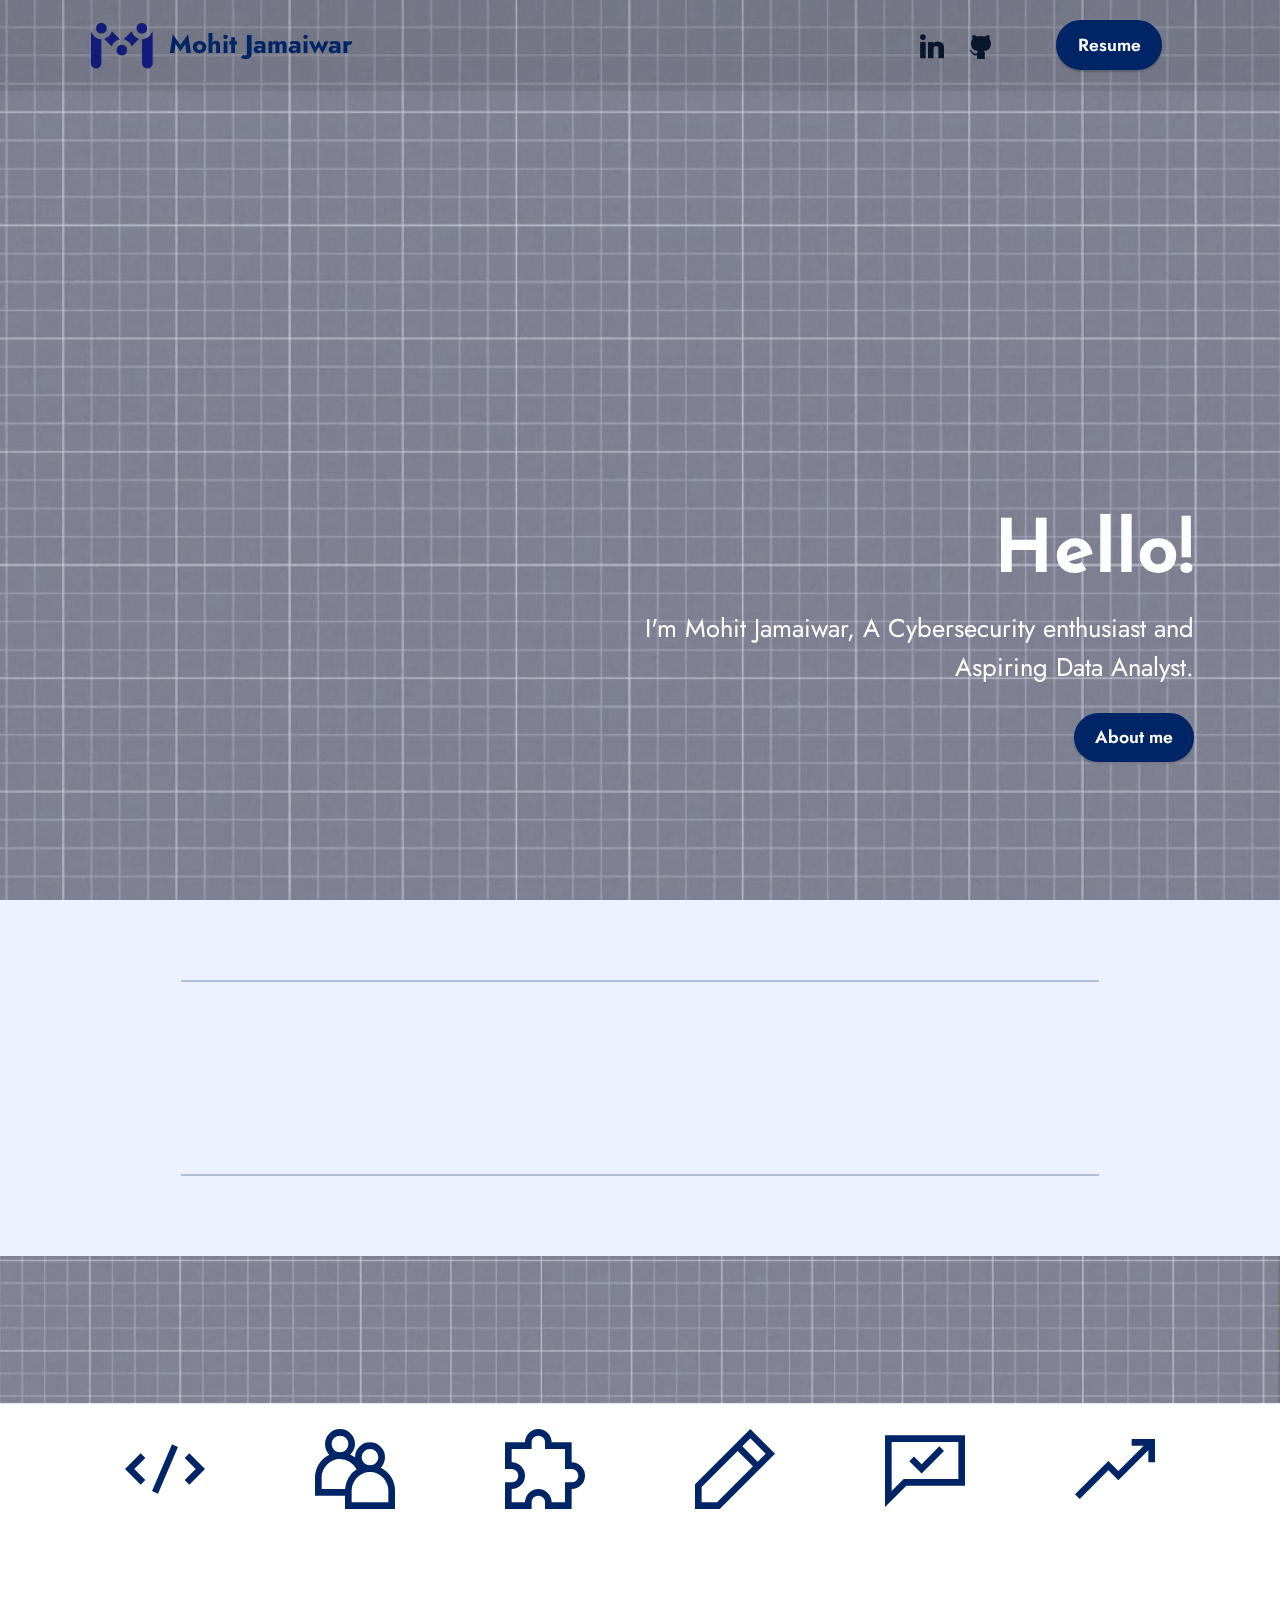
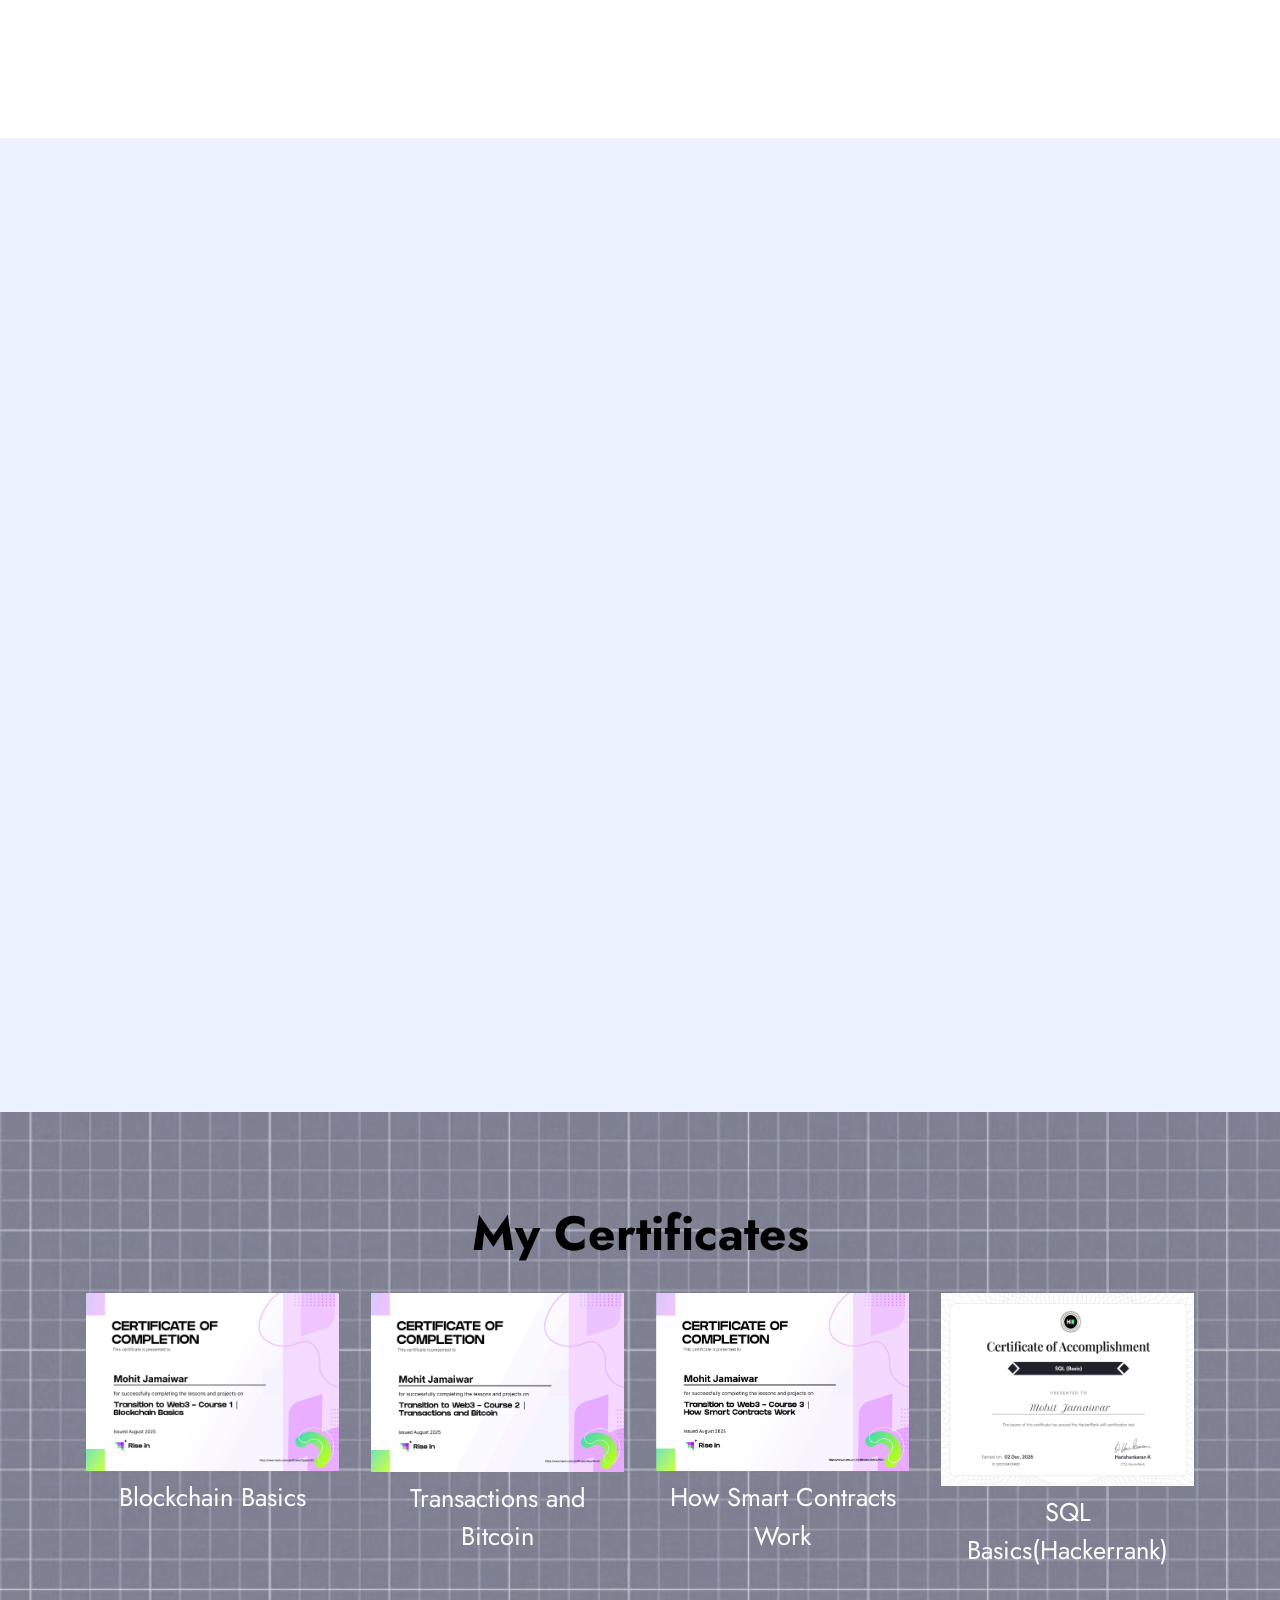
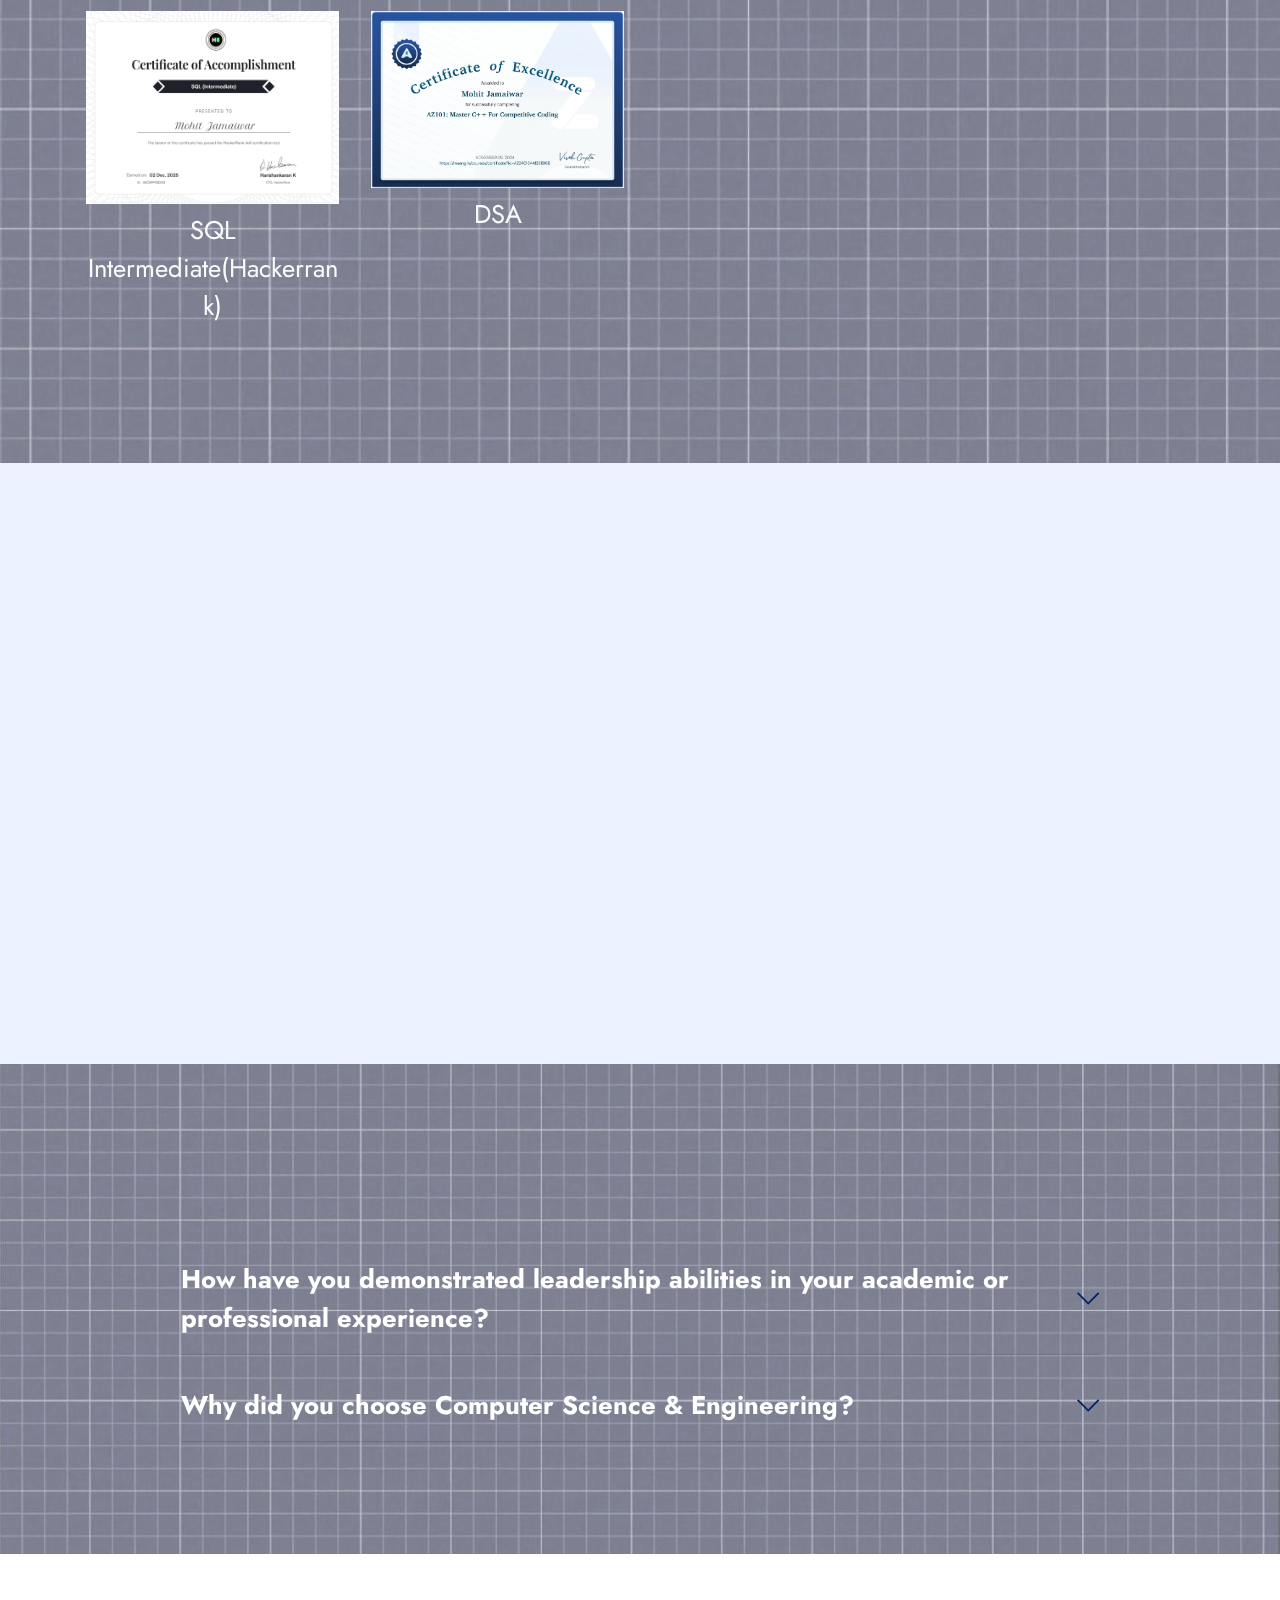
<file: index.html>
<!DOCTYPE html>
<html  >
<head>
  <!-- Site made with Mobirise Website Builder v6.1.12, https://mobirise.com -->
  <meta charset="UTF-8">
  <meta http-equiv="X-UA-Compatible" content="IE=edge">
  <meta name="generator" content="Mobirise v6.1.12, mobirise.com">
  <meta name="viewport" content="width=device-width, initial-scale=1, minimum-scale=1">
  <link rel="shortcut icon" href="assets/images/light-removebg-preview-128x128.png" type="image/x-icon">
  <meta name="description" content="">
  
  
  <title>Personal Portfolio || Mohit Jamaiwar</title>
  <link rel="stylesheet" href="assets/web/assets/mobirise-icons2/mobirise2.css">
  <link rel="stylesheet" href="assets/web/assets/mobirise-icons/mobirise-icons.css">
  <link rel="stylesheet" href="assets/bootstrap/css/bootstrap.min.css">
  <link rel="stylesheet" href="assets/parallax/jarallax.css">
  <link rel="stylesheet" href="assets/animatecss/animate.css">
  <link rel="stylesheet" href="assets/dropdown/css/style.css">
  <link rel="stylesheet" href="assets/socicon/css/styles.css">
  <link rel="stylesheet" href="assets/theme/css/style.css">
  <link rel="preload" href="https://fonts.googleapis.com/css?family=Josefin+Sans:100,200,300,400,500,600,700,100i,200i,300i,400i,500i,600i,700i&display=swap" as="style" onload="this.onload=null;this.rel='stylesheet'">
  <noscript><link rel="stylesheet" href="https://fonts.googleapis.com/css?family=Josefin+Sans:100,200,300,400,500,600,700,100i,200i,300i,400i,500i,600i,700i&display=swap"></noscript>
  <link rel="preload" href="https://fonts.googleapis.com/css?family=Jost:100,200,300,400,500,600,700,800,900,100i,200i,300i,400i,500i,600i,700i,800i,900i&display=swap" as="style" onload="this.onload=null;this.rel='stylesheet'">
  <noscript><link rel="stylesheet" href="https://fonts.googleapis.com/css?family=Jost:100,200,300,400,500,600,700,800,900,100i,200i,300i,400i,500i,600i,700i,800i,900i&display=swap"></noscript>
  <link rel="preload" as="style" href="assets/mobirise/css/mbr-additional.css?v=sIs73u"><link rel="stylesheet" href="assets/mobirise/css/mbr-additional.css?v=sIs73u" type="text/css">

  
  
  
</head>
<body>
  
  <section data-bs-version="5.1" class="menu menu2 cid-v7r6tQRygD" once="menu" id="menu2-2">
    
    <nav class="navbar navbar-dropdown navbar-expand-lg">
        <div class="container">
            <div class="navbar-brand">
                <span class="navbar-logo">
                    <a href="https://mobiri.se">
                        <img src="assets/images/light-removebg-preview-1-128x128.png" alt="Mobirise Website Builder" style="height: 4.4rem;">
                    </a>
                </span>
                <span class="navbar-caption-wrap"><a class="navbar-caption text-primary display-7" href="index.html">Mohit Jamaiwar</a></span>
            </div>
            <button class="navbar-toggler" type="button" data-toggle="collapse" data-bs-toggle="collapse" data-target="#navbarSupportedContent" data-bs-target="#navbarSupportedContent" aria-controls="navbarNavAltMarkup" aria-expanded="false" aria-label="Toggle navigation">
                <div class="hamburger">
                    <span></span>
                    <span></span>
                    <span></span>
                    <span></span>
                </div>
            </button>
            <div class="collapse navbar-collapse" id="navbarSupportedContent">
                
                <div class="icons-menu">
                    <a class="iconfont-wrapper" href="https://in.linkedin.com/in/mohit-jamaiwar-57b6b1289" target="_blank">
                        <span class="p-2 mbr-iconfont socicon-linkedin socicon" style="color: rgb(9, 22, 45); fill: rgb(9, 22, 45);"></span>
                    </a>
                    <a class="iconfont-wrapper" href="https://github.com/moh30092005/mohitjamaiwar" target="_blank">
                        <span class="p-2 mbr-iconfont socicon-github socicon" style="color: rgb(9, 22, 45); fill: rgb(9, 22, 45);"></span>
                    </a>
                    
                    
                </div>
                <div class="navbar-buttons mbr-section-btn"><a class="btn btn-success display-4" href="assets/files/MOHIT-BHUPESHJAMAIWAR.pdf" target="_blank">Resume</a></div>
            </div>
        </div>
    </nav>
</section>

<section data-bs-version="5.1" class="header4 cid-v7DmGx36hn mbr-fullscreen mbr-parallax-background" id="header4-6">

    
    <div class="mbr-overlay"></div>
    <div class="container">
        <div class="row">
            <div class="content-wrap">
                <h1 class="mbr-section-title mbr-fonts-style mbr-white mb-3 display-1"><strong>Hello!</strong></h1>
                
                <p class="mbr-fonts-style mbr-text mbr-white mb-3 display-7">I'm Mohit Jamaiwar, A Cybersecurity enthusiast and Aspiring Data Analyst.</p>

                <div class="mbr-section-btn"><a class="btn btn-success display-4" href="about_me.html#header11-e">About me</a></div>
            </div>
        </div>
    </div>
</section>

<section data-bs-version="5.1" class="content6 cid-v80uyBIdH2" id="content6-t">
    
    <div class="container">
        <div class="row justify-content-center">
            <div class="col-md-12 col-lg-10">
                <hr class="line">
                <p class="mbr-text align-center mbr-fonts-style my-4 display-5">“The computer was born to solve problems that did not exist before.”<br>— Bill Gates</p>
                <hr class="line">
            </div>
        </div>
    </div>
</section>

<section data-bs-version="5.1" class="features14 cid-v7DnkXUHke mbr-parallax-background" id="features14-7">
    

    
    <div class="mbr-overlay" style="opacity: 0.4; background-color: rgb(255, 255, 255);">
    </div>
    <div class="container">
        <div class="row mb-5">
            <div class="col-12">
                <h3 class="mbr-section-title align-center mbr-fonts-style display-2"><strong>What I'm good at</strong></h3>
            </div>
        </div>
        <div class="row">
            <div class="item features-without-image mb-5 col-12 col-md-2 active">
                <div class="item-wrapper">
                    <div class="card-box align-center">
                        <span class="mbr-iconfont mobi-mbri-code mobi-mbri" style="color: rgb(0, 37, 102); fill: rgb(0, 37, 102);"></span>
                        <h4 class="card-title align-center mbr-black mbr-fonts-style display-7"><strong>Competitive coding</strong></h4>
                    </div>
                </div>
            </div>
            <div class="item features-without-image mb-5 col-12 col-md-2">
                <div class="item-wrapper">
                    <div class="card-box align-center">
                        <span class="mbr-iconfont mobi-mbri-users mobi-mbri" style="color: rgb(0, 37, 102); fill: rgb(0, 37, 102);"></span>
                        <h4 class="card-title align-center mbr-black mbr-fonts-style display-7">
                            <strong>Communication</strong></h4>
                    </div>
                </div>
            </div>
            <div class="item features-without-image mb-5 col-12 col-md-2">
                <div class="item-wrapper">
                    <div class="card-box align-center">
                        <span class="mbr-iconfont mobi-mbri-extension mobi-mbri" style="color: rgb(0, 37, 102); fill: rgb(0, 37, 102);"></span>
                        <h4 class="card-title align-center mbr-black mbr-fonts-style display-7">
                            <strong>Problem Solving</strong></h4>
                    </div>
                </div>
            </div>
            <div class="item features-without-image mb-5 col-12 col-md-2">
                <div class="item-wrapper">
                    <div class="card-box align-center">
                        <span class="mbr-iconfont mobi-mbri-edit-2 mobi-mbri" style="color: rgb(0, 37, 102); fill: rgb(0, 37, 102);"></span>
                        <h4 class="card-title align-center mbr-black mbr-fonts-style display-7">
                            <strong>Graphics Designing</strong></h4>
                    </div>
                </div>
            </div>
            <div class="item features-without-image mb-5 col-12 col-md-2">
                <div class="item-wrapper">
                    <div class="card-box align-center">
                        <span class="mbr-iconfont mobi-mbri-cust-feedback mobi-mbri" style="color: rgb(0, 37, 102); fill: rgb(0, 37, 102);"></span>
                        <h4 class="card-title align-center mbr-black mbr-fonts-style display-7">
                            <strong>Logical Thinking</strong></h4>
                    </div>
                </div>
            </div>
            <div class="item features-without-image mb-5 col-12 col-md-2">
                <div class="item-wrapper">
                    <div class="card-box align-center">
                        <span class="mbr-iconfont mobi-mbri-growing-chart mobi-mbri" style="color: rgb(0, 37, 102); fill: rgb(0, 37, 102);"></span>
                        <h4 class="card-title align-center mbr-black mbr-fonts-style display-7">
                            <strong>Continuous Learning</strong></h4>
                    </div>
                </div>
            </div>
        </div>
    </div>
</section>

<section data-bs-version="5.1" class="content7 cid-v80uwyLndh" id="content7-s">
    
    <div class="container">
        <div class="row justify-content-center">
            <div class="col-12 col-md-10">
                <blockquote>
                <h5 class="mbr-section-title mbr-fonts-style mb-2 display-7"><strong>Cyber Cafe Management System</strong></h5>
                <p class="mbr-text mbr-fonts-style display-4"><br>The Cyber Cafe Management System is a console-based application developed using the Python programming language with MySQL database integration. The system provides a simple and interactive interface to manage customer records, track usage time, calculate charges, and generate bills efficiently. It is designed to assist cyber cafe operators in handling daily operations smoothly and accurately.</p></blockquote>
            </div>
        </div>
    </div>
</section>

<section data-bs-version="5.1" class="content7 cid-v80w1WLDyZ" id="content7-u">
    
    <div class="container">
        <div class="row justify-content-center">
            <div class="col-12 col-md-10">
                <blockquote>
                <h5 class="mbr-section-title mbr-fonts-style mb-2 display-7"><strong>Student Management System</strong></h5>
                <p class="mbr-text mbr-fonts-style display-4"><br>The Employee Management System is a console-based application developed in the C programming language. The system provides a user-friendly interface for administrators and employees to manage and access employee information efficiently. It includes features such as adding new employee records, displaying employee details, and generating monthly salary slips. </p></blockquote>
            </div>
        </div>
    </div>
</section>

<section data-bs-version="5.1" class="gallery5 mbr-gallery cid-v7UU7oI4Ga" id="gallery5-9">
    

    
    <div class="mbr-overlay" style="opacity: 0.4; background-color: rgb(250, 250, 250);">
    </div>

    <div class="container">
        <div class="mbr-section-head">
            <h3 class="mbr-section-title mbr-fonts-style align-center m-0 display-2"><strong>My Certificates</strong></h3>
            
        </div>
        <div class="row mbr-gallery mt-4">
            <div class="col-12 col-md-6 col-lg-3 item gallery-image active">
                <div class="item-wrapper" data-toggle="modal" data-bs-toggle="modal" data-target="#v844NjU463-modal" data-bs-target="#v844NjU463-modal">
                    <img class="w-100" src="assets/images/screenshot202025-12-0220180247-596x420.webp" alt="Blockchain Basics" data-slide-to="0" data-bs-slide-to="0" data-target="#lb-v844NjU463" data-bs-target="#lb-v844NjU463">
                    <div class="icon-wrapper">
                        <span class="mobi-mbri mobi-mbri-search mbr-iconfont mbr-iconfont-btn"></span>
                    </div>
                </div>
                <h6 class="mbr-item-subtitle mbr-fonts-style align-center mb-2 mt-2 display-7">Blockchain Basics</h6>
            </div>
            
            
            <div class="col-12 col-md-6 col-lg-3 item gallery-image">
                <div class="item-wrapper" data-toggle="modal" data-bs-toggle="modal" data-target="#v844NjU463-modal" data-bs-target="#v844NjU463-modal">
                    <img class="w-100" src="assets/images/screenshot202026-01-1220110725-596x421.webp" alt="Mobirise Website Builder" data-slide-to="1" data-bs-slide-to="1" data-target="#lb-v844NjU463" data-bs-target="#lb-v844NjU463">
                    <div class="icon-wrapper">
                        <span class="mobi-mbri mobi-mbri-search mbr-iconfont mbr-iconfont-btn"></span>
                    </div>
                </div>
                <h6 class="mbr-item-subtitle mbr-fonts-style align-center mb-2 mt-2 display-7">Transactions and Bitcoin</h6>
            </div><div class="col-12 col-md-6 col-lg-3 item gallery-image">
                <div class="item-wrapper" data-toggle="modal" data-bs-toggle="modal" data-target="#v844NjU463-modal" data-bs-target="#v844NjU463-modal">
                    <img class="w-100" src="assets/images/screenshot202025-12-0220175348-1385x976.webp" alt="Mobirise Website Builder" data-slide-to="2" data-bs-slide-to="2" data-target="#lb-v844NjU463" data-bs-target="#lb-v844NjU463">
                    <div class="icon-wrapper">
                        <span class="mobi-mbri mobi-mbri-search mbr-iconfont mbr-iconfont-btn"></span>
                    </div>
                </div>
                <h6 class="mbr-item-subtitle mbr-fonts-style align-center mb-2 mt-2 display-7">How Smart Contracts Work</h6>
            </div><div class="col-12 col-md-6 col-lg-3 item gallery-image">
                <div class="item-wrapper" data-toggle="modal" data-bs-toggle="modal" data-target="#v844NjU463-modal" data-bs-target="#v844NjU463-modal">
                    <img class="w-100" src="assets/images/screenshot202025-12-0220180642-596x454.webp" alt="Mobirise Website Builder" data-slide-to="3" data-bs-slide-to="3" data-target="#lb-v844NjU463" data-bs-target="#lb-v844NjU463">
                    <div class="icon-wrapper">
                        <span class="mobi-mbri mobi-mbri-search mbr-iconfont mbr-iconfont-btn"></span>
                    </div>
                </div>
                <h6 class="mbr-item-subtitle mbr-fonts-style align-center mb-2 mt-2 display-7">SQL Basics(Hackerrank)</h6>
            </div><div class="col-12 col-md-6 col-lg-3 item gallery-image">
                <div class="item-wrapper" data-toggle="modal" data-bs-toggle="modal" data-target="#v844NjU463-modal" data-bs-target="#v844NjU463-modal">
                    <img class="w-100" src="assets/images/screenshot202025-12-0220180855-596x455.webp" alt="Mobirise Website Builder" data-slide-to="4" data-bs-slide-to="4" data-target="#lb-v844NjU463" data-bs-target="#lb-v844NjU463">
                    <div class="icon-wrapper">
                        <span class="mobi-mbri mobi-mbri-search mbr-iconfont mbr-iconfont-btn"></span>
                    </div>
                </div>
                <h6 class="mbr-item-subtitle mbr-fonts-style align-center mb-2 mt-2 display-7">SQL Intermediate(Hackerrank)</h6>
            </div><div class="col-12 col-md-6 col-lg-3 item gallery-image">
                <div class="item-wrapper" data-toggle="modal" data-bs-toggle="modal" data-target="#v844NjU463-modal" data-bs-target="#v844NjU463-modal">
                    <img class="w-100" src="assets/images/screenshot202026-01-1220111051-1398x979.webp" alt="Mobirise Website Builder" data-slide-to="5" data-bs-slide-to="5" data-target="#lb-v844NjU463" data-bs-target="#lb-v844NjU463">
                    <div class="icon-wrapper">
                        <span class="mobi-mbri mobi-mbri-search mbr-iconfont mbr-iconfont-btn"></span>
                    </div>
                </div>
                <h6 class="mbr-item-subtitle mbr-fonts-style align-center mb-2 mt-2 display-7">DSA</h6>
            </div>
        </div>

        <div class="modal mbr-slider" tabindex="-1" role="dialog" aria-hidden="true" id="v844NjU463-modal">
            <div class="modal-dialog" role="document">
                <div class="modal-content">
                    <div class="modal-body">
                        <div class="carousel slide" id="lb-v844NjU463" data-interval="5000" data-bs-interval="5000">
                            <div class="carousel-inner">
                                <div class="carousel-item active">
                                    <img class="d-block w-100" src="assets/images/screenshot202025-12-0220180247-596x420.webp" alt="Mobirise Website Builder">
                                </div>
                                
                                
                                <div class="carousel-item">
                                    <img class="d-block w-100" src="assets/images/screenshot202026-01-1220110725-596x421.webp" alt="Mobirise Website Builder">
                                </div><div class="carousel-item">
                                    <img class="d-block w-100" src="assets/images/screenshot202025-12-0220175348-1385x976.webp" alt="Mobirise Website Builder">
                                </div><div class="carousel-item">
                                    <img class="d-block w-100" src="assets/images/screenshot202025-12-0220180642-596x454.webp" alt="Mobirise Website Builder">
                                </div><div class="carousel-item">
                                    <img class="d-block w-100" src="assets/images/screenshot202025-12-0220180855-596x455.webp" alt="Mobirise Website Builder">
                                </div><div class="carousel-item">
                                    <img class="d-block w-100" src="assets/images/screenshot202026-01-1220111051-1398x979.webp" alt="Mobirise Website Builder">
                                </div>
                            </div>
                            <ol class="carousel-indicators">
                                <li data-slide-to="0" data-bs-slide-to="0" class="active" data-target="#lb-v844NjU463" data-bs-target="#lb-v844NjU463"></li>
                                <li data-slide-to="1" data-bs-slide-to="1" data-target="#lb-v844NjU463" data-bs-target="#lb-v844NjU463"></li><li data-slide-to="2" data-bs-slide-to="2" data-target="#lb-v844NjU463" data-bs-target="#lb-v844NjU463"></li><li data-slide-to="3" data-bs-slide-to="3" data-target="#lb-v844NjU463" data-bs-target="#lb-v844NjU463"></li>
                                <li data-slide-to="4" data-bs-slide-to="4" data-target="#lb-v844NjU463" data-bs-target="#lb-v844NjU463"></li><li data-slide-to="5" data-bs-slide-to="5" data-target="#lb-v844NjU463" data-bs-target="#lb-v844NjU463"></li>
                                
                            </ol>
                            <a role="button" href="" class="close" data-dismiss="modal" data-bs-dismiss="modal" aria-label="Close">
                            </a>
                            <a class="carousel-control-prev carousel-control" role="button" data-slide="prev" data-bs-slide="prev" href="#lb-v844NjU463">
                                <span class="mobi-mbri mobi-mbri-arrow-prev" aria-hidden="true"></span>
                                <span class="sr-only visually-hidden">Previous</span>
                            </a>
                            <a class="carousel-control-next carousel-control" role="button" data-slide="next" data-bs-slide="next" href="#lb-v844NjU463">
                                <span class="mobi-mbri mobi-mbri-arrow-next" aria-hidden="true"></span>
                                <span class="sr-only visually-hidden">Next</span>
                            </a>
                        </div>
                    </div>
                </div>
            </div>
        </div>
    </div>
</section>

<section data-bs-version="5.1" class="content5 cid-v803a8ogiO" id="content5-o">
    
    <div class="container">
        <div class="row justify-content-center">
            <div class="col-md-12 col-lg-10">
                
                <h4 class="mbr-section-subtitle mbr-fonts-style mb-4 display-5">
                    What I have learned in 4 years</h4>
                <p class="mbr-text mbr-fonts-style display-7">
                    Over the past four years, I have learned lessons that have shaped both my skills and my mindset. I came to understand that leadership is not about being in charge, but about listening, supporting others, and taking responsibility when it matters most. I also developed strategic and logical thinking, learning to analyze situations carefully, plan ahead, and make decisions based on reasoning rather than assumptions. Working closely with others taught me the true value of teamwork—how collaboration, communication, and respect can turn individual efforts into meaningful success. These experiences helped me grow more confident, adaptable, and prepared for future challenges.</p>
            </div>
        </div>
    </div>
</section>

<section data-bs-version="5.1" class="content16 cid-v7YLA0Iemq" id="content16-c">

    

    
    <div class="mbr-overlay" style="opacity: 0.4; background-color: rgb(250, 250, 250);">
    </div>
    <div class="container">
        <div class="row justify-content-center">
            <div class="col-12 col-md-10">
                <div class="mbr-section-head align-center mb-4">
                    <h3 class="mbr-section-title mb-0 mbr-fonts-style display-2">
                        <strong>FAQs</strong></h3>
                    
                </div>
                <div id="bootstrap-accordion_8" class="panel-group accordionStyles accordion" role="tablist" aria-multiselectable="true">
                    <div class="card mb-3">
                        <div class="card-header" role="tab" id="headingOne">
                            <a role="button" class="panel-title collapsed" data-toggle="collapse" data-bs-toggle="collapse" data-core="" href="#collapse1_8" aria-expanded="false" aria-controls="collapse1">
                                <h6 class="panel-title-edit mbr-fonts-style mb-0 display-7"><strong>How have you demonstrated leadership abilities in your academic or professional experience?</strong></h6>
                                <span class="sign mbr-iconfont mbri-arrow-down"></span>
                            </a>
                        </div>
                        <div id="collapse1_8" class="panel-collapse noScroll collapse" role="tabpanel" aria-labelledby="headingOne" data-parent="#accordion" data-bs-parent="#bootstrap-accordion_8">
                            <div class="panel-body">
                                <p class="mbr-fonts-style panel-text display-4">I have developed my leadership skills from my school days, where I led multiple teams and projects at both national and regional levels. I have demonstrated these skills by leading projects from planning to execution, assigning tasks based on individual strengths, maintaining clear communication, and proactively addressing challenges. This approach kept the team motivated and ensured that projects were completed on time with successful outcomes.</p>
                            </div>
                        </div>
                    </div>
                    <div class="card mb-3">
                        <div class="card-header" role="tab" id="headingOne">
                            <a role="button" class="panel-title collapsed" data-toggle="collapse" data-bs-toggle="collapse" data-core="" href="#collapse2_8" aria-expanded="false" aria-controls="collapse2">
                                <h6 class="panel-title-edit mbr-fonts-style mb-0 display-7"><strong>Why did you choose Computer Science &amp; Engineering?</strong></h6>
                                <span class="sign mbr-iconfont mbri-arrow-down"></span>
                            </a>
                        </div>
                        <div id="collapse2_8" class="panel-collapse noScroll collapse" role="tabpanel" aria-labelledby="headingOne" data-parent="#accordion" data-bs-parent="#bootstrap-accordion_8">
                            <div class="panel-body">
                                <p class="mbr-fonts-style panel-text display-4">
                                    I chose Computer Science and Engineering because of my strong interest in technology and science. Since most modern innovations revolve around computers, I saw CSE as an opportunity to learn and work with emerging and future technologies. As a computer science engineer, I aspire to develop meaningful solutions that address real-world problems and contribute positively to society to the best of my ability.</p>
                            </div>
                        </div>
                    </div>
                    
                    
                    
                    
                </div>
            </div>
        </div>
    </div>
</section><section class="display-7" style="padding: 0;align-items: center;justify-content: center;flex-wrap: wrap;    align-content: center;display: flex;position: relative;height: 4rem;"><a href="https://mobiri.se/" style="flex: 1 1;height: 4rem;position: absolute;width: 100%;z-index: 1;"><img alt="" style="height: 4rem;" src="[data-uri]"></a><p style="margin: 0;text-align: center;" class="display-7">&#8204;</p><a style="z-index:1" href="https://mobirise.com/builder/ai-website-maker.html">AI Website Maker</a></section><script src="assets/bootstrap/js/bootstrap.bundle.min.js"></script>  <script src="assets/parallax/jarallax.js"></script>  <script src="assets/smoothscroll/smooth-scroll.js"></script>  <script src="assets/ytplayer/index.js"></script>  <script src="assets/dropdown/js/navbar-dropdown.js"></script>  <script src="assets/mbr-switch-arrow/mbr-switch-arrow.js"></script>  <script src="assets/theme/js/script.js"></script>  
  
  
 <div id="scrollToTop" class="scrollToTop mbr-arrow-up"><a style="text-align: center;"><i class="mbr-arrow-up-icon mbr-arrow-up-icon-cm cm-icon cm-icon-smallarrow-up"></i></a></div>
    <input name="animation" type="hidden">
  </body>
</html>
</file>
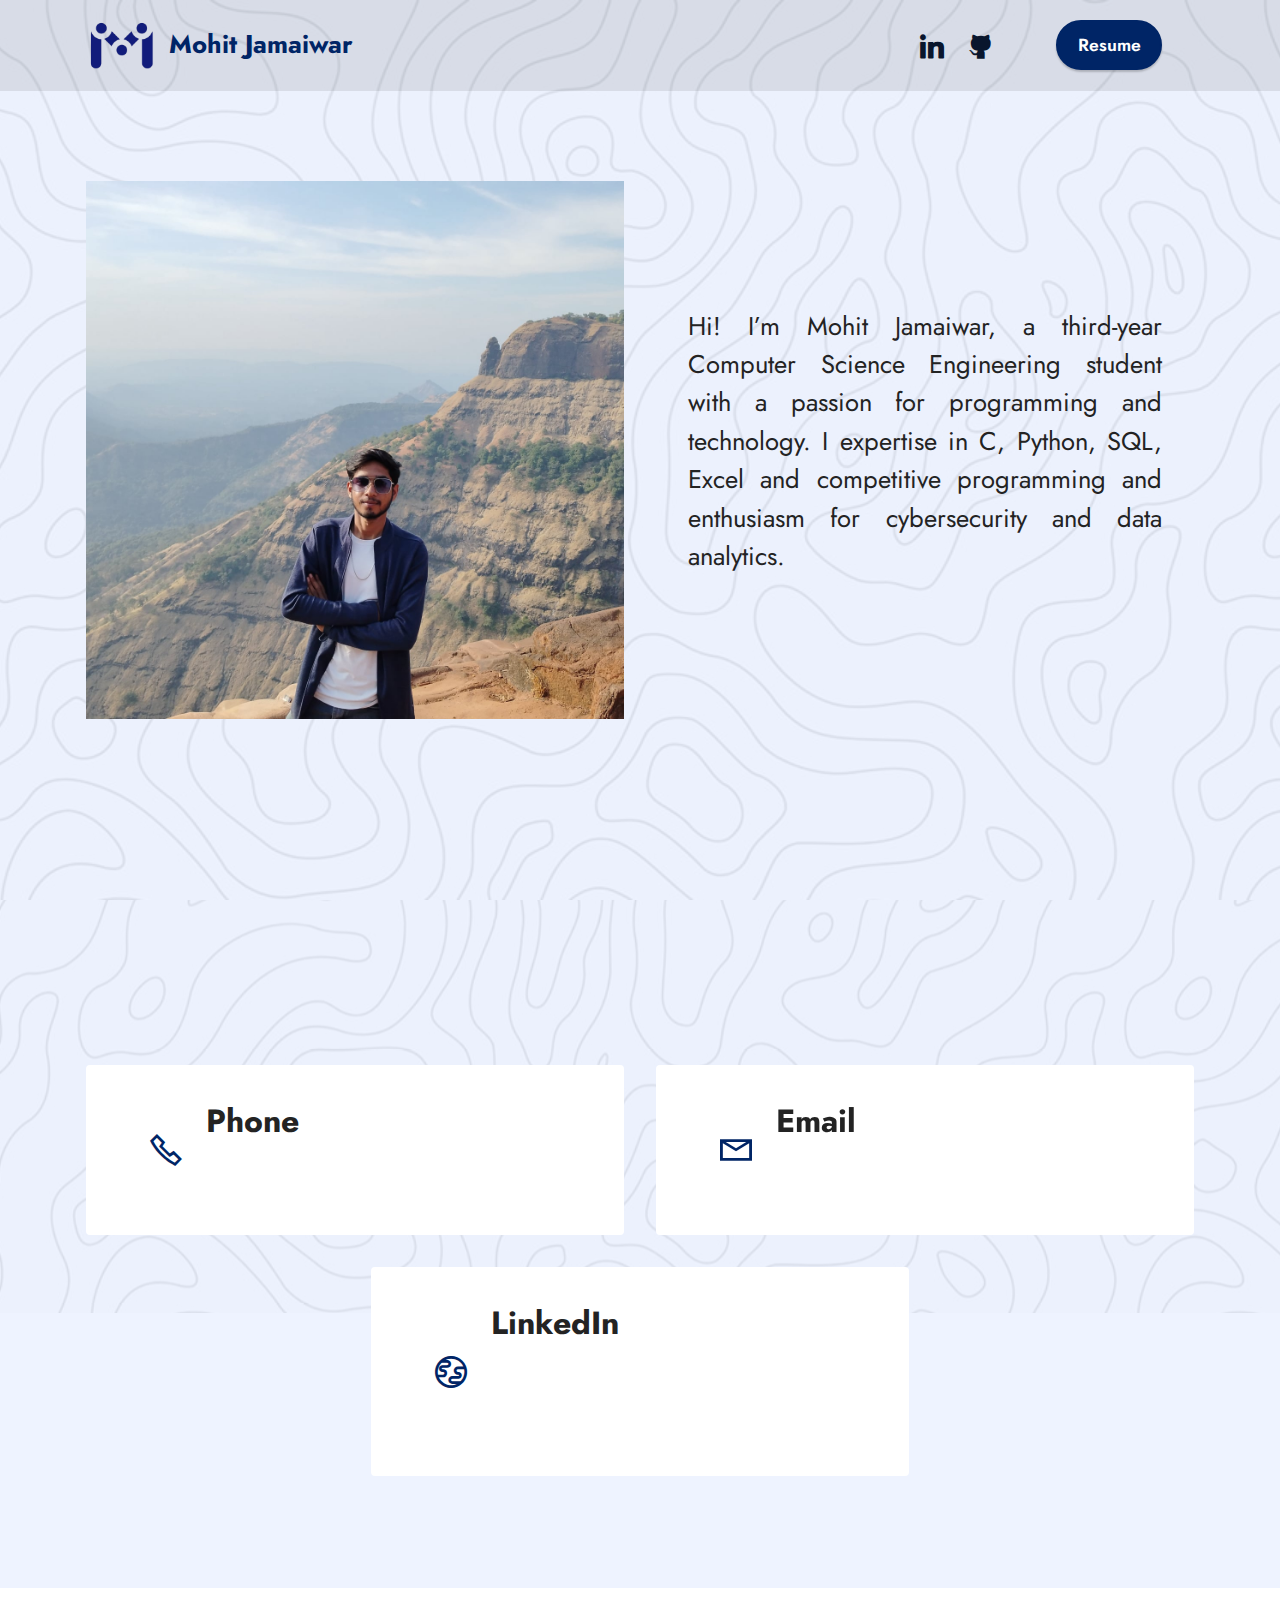
<file: about_me.html>
<!DOCTYPE html>
<html  >
<head>
  <!-- Site made with Mobirise Website Builder v6.1.12, https://mobirise.com -->
  <meta charset="UTF-8">
  <meta http-equiv="X-UA-Compatible" content="IE=edge">
  <meta name="generator" content="Mobirise v6.1.12, mobirise.com">
  <meta name="viewport" content="width=device-width, initial-scale=1, minimum-scale=1">
  <link rel="shortcut icon" href="assets/images/light-removebg-preview-128x128.png" type="image/x-icon">
  <meta name="description" content="">
  
  
  <title>Mohit Jamaiwar || About me</title>
  <link rel="stylesheet" href="assets/web/assets/mobirise-icons2/mobirise2.css">
  <link rel="stylesheet" href="assets/bootstrap/css/bootstrap.min.css">
  <link rel="stylesheet" href="assets/parallax/jarallax.css">
  <link rel="stylesheet" href="assets/animatecss/animate.css">
  <link rel="stylesheet" href="assets/dropdown/css/style.css">
  <link rel="stylesheet" href="assets/socicon/css/styles.css">
  <link rel="stylesheet" href="assets/theme/css/style.css">
  <link rel="preload" href="https://fonts.googleapis.com/css?family=Josefin+Sans:100,200,300,400,500,600,700,100i,200i,300i,400i,500i,600i,700i&display=swap" as="style" onload="this.onload=null;this.rel='stylesheet'">
  <noscript><link rel="stylesheet" href="https://fonts.googleapis.com/css?family=Josefin+Sans:100,200,300,400,500,600,700,100i,200i,300i,400i,500i,600i,700i&display=swap"></noscript>
  <link rel="preload" href="https://fonts.googleapis.com/css?family=Jost:100,200,300,400,500,600,700,800,900,100i,200i,300i,400i,500i,600i,700i,800i,900i&display=swap" as="style" onload="this.onload=null;this.rel='stylesheet'">
  <noscript><link rel="stylesheet" href="https://fonts.googleapis.com/css?family=Jost:100,200,300,400,500,600,700,800,900,100i,200i,300i,400i,500i,600i,700i,800i,900i&display=swap"></noscript>
  <link rel="preload" as="style" href="assets/mobirise/css/mbr-additional.css?v=nSSrwg"><link rel="stylesheet" href="assets/mobirise/css/mbr-additional.css?v=nSSrwg" type="text/css">

  
  
  
</head>
<body>
  
  <section data-bs-version="5.1" class="menu menu2 cid-v7r6tQRygD" once="menu" id="menu2-d">
    
    <nav class="navbar navbar-dropdown navbar-expand-lg">
        <div class="container">
            <div class="navbar-brand">
                <span class="navbar-logo">
                    <a href="https://mobiri.se">
                        <img src="assets/images/light-removebg-preview-1-128x128.png" alt="Mobirise Website Builder" style="height: 4.4rem;">
                    </a>
                </span>
                <span class="navbar-caption-wrap"><a class="navbar-caption text-primary display-7" href="index.html">Mohit Jamaiwar</a></span>
            </div>
            <button class="navbar-toggler" type="button" data-toggle="collapse" data-bs-toggle="collapse" data-target="#navbarSupportedContent" data-bs-target="#navbarSupportedContent" aria-controls="navbarNavAltMarkup" aria-expanded="false" aria-label="Toggle navigation">
                <div class="hamburger">
                    <span></span>
                    <span></span>
                    <span></span>
                    <span></span>
                </div>
            </button>
            <div class="collapse navbar-collapse" id="navbarSupportedContent">
                
                <div class="icons-menu">
                    <a class="iconfont-wrapper" href="https://in.linkedin.com/in/mohit-jamaiwar-57b6b1289" target="_blank">
                        <span class="p-2 mbr-iconfont socicon-linkedin socicon" style="color: rgb(9, 22, 45); fill: rgb(9, 22, 45);"></span>
                    </a>
                    <a class="iconfont-wrapper" href="https://github.com/moh30092005/mohitjamaiwar" target="_blank">
                        <span class="p-2 mbr-iconfont socicon-github socicon" style="color: rgb(9, 22, 45); fill: rgb(9, 22, 45);"></span>
                    </a>
                    
                    
                </div>
                <div class="navbar-buttons mbr-section-btn"><a class="btn btn-success display-4" href="assets/files/MOHIT-BHUPESHJAMAIWAR.pdf" target="_blank">Resume</a></div>
            </div>
        </div>
    </nav>
</section>

<section data-bs-version="5.1" class="header11 cid-v7Z8sXuTS3 mbr-fullscreen" id="header11-e">

    

    
    <div class="mbr-overlay" style="opacity: 0.9; background-color: rgb(236, 242, 255);"></div>

    <div class="container">
        <div class="row justify-content-center">
            <div class="col-12 col-md-6 image-wrapper">
                <img class="w-100" src="assets/images/20260111-152824-1256x1256.webp" alt="Mobirise Website Builder">
            </div>
            <div class="col-12 col-md">
                <div class="text-wrapper text-center">
                    
                    <p class="mbr-text mbr-fonts-style display-7">Hi! I’m Mohit Jamaiwar, a third-year Computer Science Engineering student with a passion for programming and technology. I expertise in C, Python, SQL, Excel and competitive programming and enthusiasm for cybersecurity and data analytics.<br></p>
                    
                </div>
            </div>
        </div>
    </div>
</section>

<section data-bs-version="5.1" class="contacts2 cid-v80rlZEULI mbr-parallax-background" id="contacts2-p">
    <!---->
    

    
    <div class="mbr-overlay" style="opacity: 0.9; background-color: rgb(236, 242, 255);">
    </div>
    <div class="container">
        <div class="mbr-section-head">
            <h3 class="mbr-section-title mbr-fonts-style align-center mb-0 display-2">
                <strong>Contacts</strong>
            </h3>
            
        </div>
        <div class="row justify-content-center mt-4">
            <div class="card col-12 col-md-6">
                <div class="card-wrapper">
                    <div class="image-wrapper">
                        <span class="mbr-iconfont mobi-mbri-phone mobi-mbri"></span>
                    </div>
                    <div class="text-wrapper">
                        <h6 class="card-title mbr-fonts-style mb-1 display-5">
                            <strong>Phone</strong>
                        </h6>
                        <p class="mbr-text mbr-fonts-style display-7">+91 95796 27061</p>
                    </div>
                </div>
            </div>
            <div class="card col-12 col-md-6">
                <div class="card-wrapper">
                    <div class="image-wrapper">
                        <span class="mbr-iconfont mobi-mbri-letter mobi-mbri"></span>
                    </div>
                    <div class="text-wrapper">
                        <h6 class="card-title mbr-fonts-style mb-1 display-5">
                            <strong>Email</strong>
                        </h6>
                        <p class="mbr-text mbr-fonts-style display-7">jamaiwarmohit@gmail.com</p>
                    </div>
                </div>
            </div>
            <div class="card col-12 col-md-6">
                <div class="card-wrapper">
                    <div class="image-wrapper">
                        <span class="mbr-iconfont mobi-mbri-globe mobi-mbri"></span>
                    </div>
                    <div class="text-wrapper">
                        <h6 class="card-title mbr-fonts-style mb-1 display-5">
                            <strong>LinkedIn</strong></h6>
                        <p class="mbr-text mbr-fonts-style display-7">
                            https://in.linkedin.com/in/mohit-jamaiwar-57b6b1289
                        </p>
                    </div>
                </div>
            </div>
            
        </div>
    </div>
</section><section class="display-7" style="padding: 0;align-items: center;justify-content: center;flex-wrap: wrap;    align-content: center;display: flex;position: relative;height: 4rem;"><a href="https://mobiri.se/" style="flex: 1 1;height: 4rem;position: absolute;width: 100%;z-index: 1;"><img alt="" style="height: 4rem;" src="[data-uri]"></a><p style="margin: 0;text-align: center;" class="display-7">&#8204;</p><a style="z-index:1" href="https://mobirise.com/builder/ai-website-generator.html">AI Website Generator</a></section><script src="assets/bootstrap/js/bootstrap.bundle.min.js"></script>  <script src="assets/parallax/jarallax.js"></script>  <script src="assets/smoothscroll/smooth-scroll.js"></script>  <script src="assets/ytplayer/index.js"></script>  <script src="assets/dropdown/js/navbar-dropdown.js"></script>  <script src="assets/theme/js/script.js"></script>  
  
  
 <div id="scrollToTop" class="scrollToTop mbr-arrow-up"><a style="text-align: center;"><i class="mbr-arrow-up-icon mbr-arrow-up-icon-cm cm-icon cm-icon-smallarrow-up"></i></a></div>
    <input name="animation" type="hidden">
  </body>
</html>
</file>
<file: assets/web/assets/mobirise-icons2/mobirise2.css>
@font-face {
  font-family: 'Moririse2';
  font-display: swap;
  src:  url('mobirise2.eot?f2bix4');
  src:  url('mobirise2.eot?f2bix4#iefix') format('embedded-opentype'),
    url('mobirise2.woff2?f2bix4') format('woff2'),
    url('mobirise2.woff?f2bix4') format('woff'),
    url('mobirise2.ttf?f2bix4') format('truetype'),
    url('mobirise2.svg?f2bix4#mobirise2') format('svg');
  font-weight: normal;
  font-style: normal;
}

[class^="mobi-"], [class*=" mobi-"] {
  /* use !important to prevent issues with browser extensions that change fonts */
  font-family: 'Moririse2' !important;
  speak: none;
  font-style: normal;
  font-weight: normal;
  font-variant: normal;
  text-transform: none;
  line-height: 1;

  /* Better Font Rendering =========== */
  -webkit-font-smoothing: antialiased;
  -moz-osx-font-smoothing: grayscale;
}

.mobi-mbri-add-submenu:before {
  content: "\e900";
}
.mobi-mbri-alert:before {
  content: "\e901";
}
.mobi-mbri-align-center:before {
  content: "\e902";
}
.mobi-mbri-align-justify:before {
  content: "\e903";
}
.mobi-mbri-align-left:before {
  content: "\e904";
}
.mobi-mbri-align-right:before {
  content: "\e905";
}
.mobi-mbri-android:before {
  content: "\e906";
}
.mobi-mbri-apple:before {
  content: "\e907";
}
.mobi-mbri-arrow-down:before {
  content: "\e908";
}
.mobi-mbri-arrow-next:before {
  content: "\e909";
}
.mobi-mbri-arrow-prev:before {
  content: "\e90a";
}
.mobi-mbri-arrow-up:before {
  content: "\e90b";
}
.mobi-mbri-bold:before {
  content: "\e90c";
}
.mobi-mbri-bookmark:before {
  content: "\e90d";
}
.mobi-mbri-bootstrap:before {
  content: "\e90e";
}
.mobi-mbri-briefcase:before {
  content: "\e90f";
}
.mobi-mbri-browse:before {
  content: "\e910";
}
.mobi-mbri-bulleted-list:before {
  content: "\e911";
}
.mobi-mbri-calendar:before {
  content: "\e912";
}
.mobi-mbri-camera:before {
  content: "\e913";
}
.mobi-mbri-cart-add:before {
  content: "\e914";
}
.mobi-mbri-cart-full:before {
  content: "\e915";
}
.mobi-mbri-cash:before {
  content: "\e916";
}
.mobi-mbri-change-style:before {
  content: "\e917";
}
.mobi-mbri-chat:before {
  content: "\e918";
}
.mobi-mbri-clock:before {
  content: "\e919";
}
.mobi-mbri-close:before {
  content: "\e91a";
}
.mobi-mbri-cloud:before {
  content: "\e91b";
}
.mobi-mbri-code:before {
  content: "\e91c";
}
.mobi-mbri-contact-form:before {
  content: "\e91d";
}
.mobi-mbri-credit-card:before {
  content: "\e91e";
}
.mobi-mbri-cursor-click:before {
  content: "\e91f";
}
.mobi-mbri-cust-feedback:before {
  content: "\e920";
}
.mobi-mbri-database:before {
  content: "\e921";
}
.mobi-mbri-delivery:before {
  content: "\e922";
}
.mobi-mbri-desktop:before {
  content: "\e923";
}
.mobi-mbri-devices:before {
  content: "\e924";
}
.mobi-mbri-down:before {
  content: "\e925";
}
.mobi-mbri-download-2:before {
  content: "\e926";
}
.mobi-mbri-download:before {
  content: "\e927";
}
.mobi-mbri-drag-n-drop-2:before {
  content: "\e928";
}
.mobi-mbri-drag-n-drop:before {
  content: "\e929";
}
.mobi-mbri-edit-2:before {
  content: "\e92a";
}
.mobi-mbri-edit:before {
  content: "\e92b";
}
.mobi-mbri-error:before {
  content: "\e92c";
}
.mobi-mbri-extension:before {
  content: "\e92d";
}
.mobi-mbri-features:before {
  content: "\e92e";
}
.mobi-mbri-file:before {
  content: "\e92f";
}
.mobi-mbri-flag:before {
  content: "\e930";
}
.mobi-mbri-folder:before {
  content: "\e931";
}
.mobi-mbri-gift:before {
  content: "\e932";
}
.mobi-mbri-github:before {
  content: "\e933";
}
.mobi-mbri-globe-2:before {
  content: "\e934";
}
.mobi-mbri-globe:before {
  content: "\e935";
}
.mobi-mbri-growing-chart:before {
  content: "\e936";
}
.mobi-mbri-hearth:before {
  content: "\e937";
}
.mobi-mbri-help:before {
  content: "\e938";
}
.mobi-mbri-home:before {
  content: "\e939";
}
.mobi-mbri-hot-cup:before {
  content: "\e93a";
}
.mobi-mbri-idea:before {
  content: "\e93b";
}
.mobi-mbri-image-gallery:before {
  content: "\e93c";
}
.mobi-mbri-image-slider:before {
  content: "\e93d";
}
.mobi-mbri-info:before {
  content: "\e93e";
}
.mobi-mbri-italic:before {
  content: "\e93f";
}
.mobi-mbri-key:before {
  content: "\e940";
}
.mobi-mbri-laptop:before {
  content: "\e941";
}
.mobi-mbri-layers:before {
  content: "\e942";
}
.mobi-mbri-left-right:before {
  content: "\e943";
}
.mobi-mbri-left:before {
  content: "\e944";
}
.mobi-mbri-letter:before {
  content: "\e945";
}
.mobi-mbri-like:before {
  content: "\e946";
}
.mobi-mbri-link:before {
  content: "\e947";
}
.mobi-mbri-lock:before {
  content: "\e948";
}
.mobi-mbri-login:before {
  content: "\e949";
}
.mobi-mbri-logout:before {
  content: "\e94a";
}
.mobi-mbri-magic-stick:before {
  content: "\e94b";
}
.mobi-mbri-map-pin:before {
  content: "\e94c";
}
.mobi-mbri-menu:before {
  content: "\e94d";
}
.mobi-mbri-mobile-2:before {
  content: "\e94e";
}
.mobi-mbri-mobile-horizontal:before {
  content: "\e94f";
}
.mobi-mbri-mobile:before {
  content: "\e950";
}
.mobi-mbri-mobirise:before {
  content: "\e951";
}
.mobi-mbri-more-horizontal:before {
  content: "\e952";
}
.mobi-mbri-more-vertical:before {
  content: "\e953";
}
.mobi-mbri-music:before {
  content: "\e954";
}
.mobi-mbri-new-file:before {
  content: "\e955";
}
.mobi-mbri-numbered-list:before {
  content: "\e956";
}
.mobi-mbri-opened-folder:before {
  content: "\e957";
}
.mobi-mbri-pages:before {
  content: "\e958";
}
.mobi-mbri-paper-plane:before {
  content: "\e959";
}
.mobi-mbri-paperclip:before {
  content: "\e95a";
}
.mobi-mbri-phone:before {
  content: "\e95b";
}
.mobi-mbri-photo:before {
  content: "\e95c";
}
.mobi-mbri-photos:before {
  content: "\e95d";
}
.mobi-mbri-pin:before {
  content: "\e95e";
}
.mobi-mbri-play:before {
  content: "\e95f";
}
.mobi-mbri-plus:before {
  content: "\e960";
}
.mobi-mbri-preview:before {
  content: "\e961";
}
.mobi-mbri-print:before {
  content: "\e962";
}
.mobi-mbri-protect:before {
  content: "\e963";
}
.mobi-mbri-question:before {
  content: "\e964";
}
.mobi-mbri-quote-left:before {
  content: "\e965";
}
.mobi-mbri-quote-right:before {
  content: "\e966";
}
.mobi-mbri-redo:before {
  content: "\e967";
}
.mobi-mbri-refresh:before {
  content: "\e968";
}
.mobi-mbri-responsive-2:before {
  content: "\e969";
}
.mobi-mbri-responsive:before {
  content: "\e96a";
}
.mobi-mbri-right:before {
  content: "\e96b";
}
.mobi-mbri-rocket:before {
  content: "\e96c";
}
.mobi-mbri-sad-face:before {
  content: "\e96d";
}
.mobi-mbri-sale:before {
  content: "\e96e";
}
.mobi-mbri-save:before {
  content: "\e96f";
}
.mobi-mbri-search:before {
  content: "\e970";
}
.mobi-mbri-setting-2:before {
  content: "\e971";
}
.mobi-mbri-setting-3:before {
  content: "\e972";
}
.mobi-mbri-setting:before {
  content: "\e973";
}
.mobi-mbri-share:before {
  content: "\e974";
}
.mobi-mbri-shopping-bag:before {
  content: "\e975";
}
.mobi-mbri-shopping-basket:before {
  content: "\e976";
}
.mobi-mbri-shopping-cart:before {
  content: "\e977";
}
.mobi-mbri-sites:before {
  content: "\e978";
}
.mobi-mbri-smile-face:before {
  content: "\e979";
}
.mobi-mbri-speed:before {
  content: "\e97a";
}
.mobi-mbri-star:before {
  content: "\e97b";
}
.mobi-mbri-success:before {
  content: "\e97c";
}
.mobi-mbri-sun:before {
  content: "\e97d";
}
.mobi-mbri-sun2:before {
  content: "\e97e";
}
.mobi-mbri-tablet-vertical:before {
  content: "\e97f";
}
.mobi-mbri-tablet:before {
  content: "\e980";
}
.mobi-mbri-target:before {
  content: "\e981";
}
.mobi-mbri-timer:before {
  content: "\e982";
}
.mobi-mbri-to-ftp:before {
  content: "\e983";
}
.mobi-mbri-to-local-drive:before {
  content: "\e984";
}
.mobi-mbri-touch-swipe:before {
  content: "\e985";
}
.mobi-mbri-touch:before {
  content: "\e986";
}
.mobi-mbri-trash:before {
  content: "\e987";
}
.mobi-mbri-underline:before {
  content: "\e988";
}
.mobi-mbri-undo:before {
  content: "\e989";
}
.mobi-mbri-unlink:before {
  content: "\e98a";
}
.mobi-mbri-unlock:before {
  content: "\e98b";
}
.mobi-mbri-up-down:before {
  content: "\e98c";
}
.mobi-mbri-up:before {
  content: "\e98d";
}
.mobi-mbri-update:before {
  content: "\e98e";
}
.mobi-mbri-upload-2:before {
  content: "\e98f";
}
.mobi-mbri-upload:before {
  content: "\e990";
}
.mobi-mbri-user-2:before {
  content: "\e991";
}
.mobi-mbri-user:before {
  content: "\e992";
}
.mobi-mbri-users:before {
  content: "\e993";
}
.mobi-mbri-video-play:before {
  content: "\e994";
}
.mobi-mbri-video:before {
  content: "\e995";
}
.mobi-mbri-watch:before {
  content: "\e996";
}
.mobi-mbri-website-theme-2:before {
  content: "\e997";
}
.mobi-mbri-website-theme:before {
  content: "\e998";
}
.mobi-mbri-wifi:before {
  content: "\e999";
}
.mobi-mbri-windows:before {
  content: "\e99a";
}
.mobi-mbri-zoom-in:before {
  content: "\e99b";
}
.mobi-mbri-zoom-out:before {
  content: "\e99c";
}
</file>
<file: assets/web/assets/mobirise-icons/mobirise-icons.css>
@font-face {
  font-family: 'MobiriseIcons';
  src:  url('mobirise-icons.eot?spat4u');
  src:  url('mobirise-icons.eot?spat4u#iefix') format('embedded-opentype'),
    url('mobirise-icons.woff2?spat4u') format('woff2'),
    url('mobirise-icons.woff?spat4u') format('woff'),
    url('mobirise-icons.ttf?spat4u') format('truetype'),
    url('mobirise-icons.svg?spat4u#MobiriseIcons') format('svg');
  font-weight: normal;
  font-style: normal;
  font-display: swap;
}

[class^="mbri-"], [class*=" mbri-"] {
  /* use !important to prevent issues with browser extensions that change fonts */
  font-family: MobiriseIcons !important;
  speak: none;
  font-style: normal;
  font-weight: normal;
  font-variant: normal;
  text-transform: none;
  line-height: 1;

  /* Better Font Rendering =========== */
  -webkit-font-smoothing: antialiased;
  -moz-osx-font-smoothing: grayscale;
}

.mbri-add-submenu:before {
  content: "\e900";
}
.mbri-alert:before {
  content: "\e901";
}
.mbri-align-center:before {
  content: "\e902";
}
.mbri-align-justify:before {
  content: "\e903";
}
.mbri-align-left:before {
  content: "\e904";
}
.mbri-align-right:before {
  content: "\e905";
}
.mbri-android:before {
  content: "\e906";
}
.mbri-apple:before {
  content: "\e907";
}
.mbri-arrow-down:before {
  content: "\e908";
}
.mbri-arrow-next:before {
  content: "\e909";
}
.mbri-arrow-prev:before {
  content: "\e90a";
}
.mbri-arrow-up:before {
  content: "\e90b";
}
.mbri-bold:before {
  content: "\e90c";
}
.mbri-bookmark:before {
  content: "\e90d";
}
.mbri-bootstrap:before {
  content: "\e90e";
}
.mbri-briefcase:before {
  content: "\e90f";
}
.mbri-browse:before {
  content: "\e910";
}
.mbri-bulleted-list:before {
  content: "\e911";
}
.mbri-calendar:before {
  content: "\e912";
}
.mbri-camera:before {
  content: "\e913";
}
.mbri-cart-add:before {
  content: "\e914";
}
.mbri-cart-full:before {
  content: "\e915";
}
.mbri-cash:before {
  content: "\e916";
}
.mbri-change-style:before {
  content: "\e917";
}
.mbri-chat:before {
  content: "\e918";
}
.mbri-clock:before {
  content: "\e919";
}
.mbri-close:before {
  content: "\e91a";
}
.mbri-cloud:before {
  content: "\e91b";
}
.mbri-code:before {
  content: "\e91c";
}
.mbri-contact-form:before {
  content: "\e91d";
}
.mbri-credit-card:before {
  content: "\e91e";
}
.mbri-cursor-click:before {
  content: "\e91f";
}
.mbri-cust-feedback:before {
  content: "\e920";
}
.mbri-database:before {
  content: "\e921";
}
.mbri-delivery:before {
  content: "\e922";
}
.mbri-desktop:before {
  content: "\e923";
}
.mbri-devices:before {
  content: "\e924";
}
.mbri-down:before {
  content: "\e925";
}
.mbri-download:before {
  content: "\e989";
}
.mbri-drag-n-drop:before {
  content: "\e927";
}
.mbri-drag-n-drop2:before {
  content: "\e928";
}
.mbri-edit:before {
  content: "\e929";
}
.mbri-edit2:before {
  content: "\e92a";
}
.mbri-error:before {
  content: "\e92b";
}
.mbri-extension:before {
  content: "\e92c";
}
.mbri-features:before {
  content: "\e92d";
}
.mbri-file:before {
  content: "\e92e";
}
.mbri-flag:before {
  content: "\e92f";
}
.mbri-folder:before {
  content: "\e930";
}
.mbri-gift:before {
  content: "\e931";
}
.mbri-github:before {
  content: "\e932";
}
.mbri-globe:before {
  content: "\e933";
}
.mbri-globe-2:before {
  content: "\e934";
}
.mbri-growing-chart:before {
  content: "\e935";
}
.mbri-hearth:before {
  content: "\e936";
}
.mbri-help:before {
  content: "\e937";
}
.mbri-home:before {
  content: "\e938";
}
.mbri-hot-cup:before {
  content: "\e939";
}
.mbri-idea:before {
  content: "\e93a";
}
.mbri-image-gallery:before {
  content: "\e93b";
}
.mbri-image-slider:before {
  content: "\e93c";
}
.mbri-info:before {
  content: "\e93d";
}
.mbri-italic:before {
  content: "\e93e";
}
.mbri-key:before {
  content: "\e93f";
}
.mbri-laptop:before {
  content: "\e940";
}
.mbri-layers:before {
  content: "\e941";
}
.mbri-left-right:before {
  content: "\e942";
}
.mbri-left:before {
  content: "\e943";
}
.mbri-letter:before {
  content: "\e944";
}
.mbri-like:before {
  content: "\e945";
}
.mbri-link:before {
  content: "\e946";
}
.mbri-lock:before {
  content: "\e947";
}
.mbri-login:before {
  content: "\e948";
}
.mbri-logout:before {
  content: "\e949";
}
.mbri-magic-stick:before {
  content: "\e94a";
}
.mbri-map-pin:before {
  content: "\e94b";
}
.mbri-menu:before {
  content: "\e94c";
}
.mbri-mobile:before {
  content: "\e94d";
}
.mbri-mobile2:before {
  content: "\e94e";
}
.mbri-mobirise:before {
  content: "\e94f";
}
.mbri-more-horizontal:before {
  content: "\e950";
}
.mbri-more-vertical:before {
  content: "\e951";
}
.mbri-music:before {
  content: "\e952";
}
.mbri-new-file:before {
  content: "\e953";
}
.mbri-numbered-list:before {
  content: "\e954";
}
.mbri-opened-folder:before {
  content: "\e955";
}
.mbri-pages:before {
  content: "\e956";
}
.mbri-paper-plane:before {
  content: "\e957";
}
.mbri-paperclip:before {
  content: "\e958";
}
.mbri-photo:before {
  content: "\e959";
}
.mbri-photos:before {
  content: "\e95a";
}
.mbri-pin:before {
  content: "\e95b";
}
.mbri-play:before {
  content: "\e95c";
}
.mbri-plus:before {
  content: "\e95d";
}
.mbri-preview:before {
  content: "\e95e";
}
.mbri-print:before {
  content: "\e95f";
}
.mbri-protect:before {
  content: "\e960";
}
.mbri-question:before {
  content: "\e961";
}
.mbri-quote-left:before {
  content: "\e962";
}
.mbri-quote-right:before {
  content: "\e963";
}
.mbri-refresh:before {
  content: "\e964";
}
.mbri-responsive:before {
  content: "\e965";
}
.mbri-right:before {
  content: "\e966";
}
.mbri-rocket:before {
  content: "\e967";
}
.mbri-sad-face:before {
  content: "\e968";
}
.mbri-sale:before {
  content: "\e969";
}
.mbri-save:before {
  content: "\e96a";
}
.mbri-search:before {
  content: "\e96b";
}
.mbri-setting:before {
  content: "\e96c";
}
.mbri-setting2:before {
  content: "\e96d";
}
.mbri-setting3:before {
  content: "\e96e";
}
.mbri-share:before {
  content: "\e96f";
}
.mbri-shopping-bag:before {
  content: "\e970";
}
.mbri-shopping-basket:before {
  content: "\e971";
}
.mbri-shopping-cart:before {
  content: "\e972";
}
.mbri-sites:before {
  content: "\e973";
}
.mbri-smile-face:before {
  content: "\e974";
}
.mbri-speed:before {
  content: "\e975";
}
.mbri-star:before {
  content: "\e976";
}
.mbri-success:before {
  content: "\e977";
}
.mbri-sun:before {
  content: "\e978";
}
.mbri-sun2:before {
  content: "\e979";
}
.mbri-tablet:before {
  content: "\e97a";
}
.mbri-tablet-vertical:before {
  content: "\e97b";
}
.mbri-target:before {
  content: "\e97c";
}
.mbri-timer:before {
  content: "\e97d";
}
.mbri-to-ftp:before {
  content: "\e97e";
}
.mbri-to-local-drive:before {
  content: "\e97f";
}
.mbri-touch-swipe:before {
  content: "\e980";
}
.mbri-touch:before {
  content: "\e981";
}
.mbri-trash:before {
  content: "\e982";
}
.mbri-underline:before {
  content: "\e983";
}
.mbri-unlink:before {
  content: "\e984";
}
.mbri-unlock:before {
  content: "\e985";
}
.mbri-up-down:before {
  content: "\e986";
}
.mbri-up:before {
  content: "\e987";
}
.mbri-update:before {
  content: "\e988";
}
.mbri-upload:before {
 content: "\e926"; 
}
.mbri-user:before {
  content: "\e98a";
}
.mbri-user2:before {
  content: "\e98b";
}
.mbri-users:before {
  content: "\e98c";
}
.mbri-video:before {
  content: "\e98d";
}
.mbri-video-play:before {
  content: "\e98e";
}
.mbri-watch:before {
  content: "\e98f";
}
.mbri-website-theme:before {
  content: "\e990";
}
.mbri-wifi:before {
  content: "\e991";
}
.mbri-windows:before {
  content: "\e992";
}
.mbri-zoom-out:before {
  content: "\e993";
}
.mbri-redo:before {
  content: "\e994";
}
.mbri-undo:before {
  content: "\e995";
}
</file>
<file: assets/parallax/jarallax.css>
.jarallax {
    position: relative;
    z-index: 0;
}
.jarallax > .jarallax-img {
    position: absolute;
    object-fit: cover;
    /* support for plugin https://github.com/bfred-it/object-fit-images */
    font-family: 'object-fit: cover;';
    top: 0;
    left: 0;
    width: 100%;
    height: 100%;
    z-index: -1;
}
</file>
<file: assets/dropdown/css/style.css>
.navbar-dropdown {
  left: 0;
  padding: 0;
  position: absolute;
  right: 0;
  top: 0;
  transition: all 0.45s ease;
  z-index: 1030;
  background: #282828; }
  .navbar-dropdown .navbar-logo {
    margin-right: 0.8rem;
    transition: margin 0.3s ease-in-out;
    vertical-align: middle; }
    .navbar-dropdown .navbar-logo img {
      height: 3.125rem;
      transition: all 0.3s ease-in-out; }
    .navbar-dropdown .navbar-logo.mbr-iconfont {
      font-size: 3.125rem;
      line-height: 3.125rem; }
  .navbar-dropdown .navbar-caption {
    font-weight: 700;
    white-space: normal;
    vertical-align: -4px;
    line-height: 3.125rem !important; }
    .navbar-dropdown .navbar-caption, .navbar-dropdown .navbar-caption:hover {
      color: inherit;
      text-decoration: none; }
  .navbar-dropdown .mbr-iconfont + .navbar-caption {
    vertical-align: -1px; }
  .navbar-dropdown.navbar-fixed-top {
    position: fixed; }
  .navbar-dropdown .navbar-brand span {
    vertical-align: -4px; }
  .navbar-dropdown.bg-color.transparent {
    background: none; }
  .navbar-dropdown.navbar-short .navbar-brand {
    padding: 0.625rem 0; }
    .navbar-dropdown.navbar-short .navbar-brand span {
      vertical-align: -1px; }
  .navbar-dropdown.navbar-short .navbar-caption {
    line-height: 2.375rem !important;
    vertical-align: -2px; }
  .navbar-dropdown.navbar-short .navbar-logo {
    margin-right: 0.5rem; }
    .navbar-dropdown.navbar-short .navbar-logo img {
      height: 2.375rem; }
    .navbar-dropdown.navbar-short .navbar-logo.mbr-iconfont {
      font-size: 2.375rem;
      line-height: 2.375rem; }
  .navbar-dropdown.navbar-short .mbr-table-cell {
    height: 3.625rem; }
  .navbar-dropdown .navbar-close {
    left: 0.6875rem;
    position: fixed;
    top: 0.75rem;
    z-index: 1000; }
  .navbar-dropdown .hamburger-icon {
    content: "";
    display: inline-block;
    vertical-align: middle;
    width: 16px;
    -webkit-box-shadow: 0 -6px 0 1px #282828,0 0 0 1px #282828,0 6px 0 1px #282828;
    -moz-box-shadow: 0 -6px 0 1px #282828,0 0 0 1px #282828,0 6px 0 1px #282828;
    box-shadow: 0 -6px 0 1px #282828,0 0 0 1px #282828,0 6px 0 1px #282828; }

.dropdown-menu .dropdown-toggle[data-toggle="dropdown-submenu"]::after {
  border-bottom: 0.35em solid transparent;
  border-left: 0.35em solid;
  border-right: 0;
  border-top: 0.35em solid transparent;
  margin-left: 0.3rem; }

.dropdown-menu .dropdown-item:focus {
  outline: 0; }

.nav-dropdown {
  font-size: 0.75rem;
  font-weight: 500;
  height: auto !important; }
  .nav-dropdown .nav-btn {
    padding-left: 1rem; }
  .nav-dropdown .link {
    margin: .667em 1.667em;
    font-weight: 500;
    padding: 0;
    transition: color .2s ease-in-out; }
    .nav-dropdown .link.dropdown-toggle {
      margin-right: 2.583em; }
      .nav-dropdown .link.dropdown-toggle::after {
        margin-left: .25rem;
        border-top: 0.35em solid;
        border-right: 0.35em solid transparent;
        border-left: 0.35em solid transparent;
        border-bottom: 0; }
      .nav-dropdown .link.dropdown-toggle[aria-expanded="true"] {
        margin: 0;
        padding: 0.667em 3.263em  0.667em 1.667em; }
  .nav-dropdown .link::after,
  .nav-dropdown .dropdown-item::after {
    color: inherit; }
  .nav-dropdown .btn {
    font-size: 0.75rem;
    font-weight: 700;
    letter-spacing: 0;
    margin-bottom: 0;
    padding-left: 1.25rem;
    padding-right: 1.25rem; }
  .nav-dropdown .dropdown-menu {
    border-radius: 0;
    border: 0;
    left: 0;
    margin: 0;
    padding-bottom: 1.25rem;
    padding-top: 1.25rem;
    position: relative; }
  .nav-dropdown .dropdown-submenu {
    margin-left: 0.125rem;
    top: 0; }
  .nav-dropdown .dropdown-item {
    font-weight: 500;
    line-height: 2;
    padding: 0.3846em 4.615em 0.3846em 1.5385em;
    position: relative;
    transition: color .2s ease-in-out, background-color .2s ease-in-out; }
    .nav-dropdown .dropdown-item::after {
      margin-top: -0.3077em;
      position: absolute;
      right: 1.1538em;
      top: 50%; }
    .nav-dropdown .dropdown-item:focus, .nav-dropdown .dropdown-item:hover {
      background: none; }

@media (max-width: 767px) {
  .nav-dropdown.navbar-toggleable-sm {
    bottom: 0;
    display: none;
    left: 0;
    overflow-x: hidden;
    position: fixed;
    top: 0;
    transform: translateX(-100%);
    -ms-transform: translateX(-100%);
    -webkit-transform: translateX(-100%);
    width: 18.75rem;
    z-index: 999; } }
.nav-dropdown.navbar-toggleable-xl {
  bottom: 0;
  display: none;
  left: 0;
  overflow-x: hidden;
  position: fixed;
  top: 0;
  transform: translateX(-100%);
  -ms-transform: translateX(-100%);
  -webkit-transform: translateX(-100%);
  width: 18.75rem;
  z-index: 999; }

.nav-dropdown-sm {
  display: block !important;
  overflow-x: hidden;
  overflow: auto;
  padding-top: 3.875rem; }
  .nav-dropdown-sm::after {
    content: "";
    display: block;
    height: 3rem;
    width: 100%; }
  .nav-dropdown-sm.collapse.in ~ .navbar-close {
    display: block !important; }
  .nav-dropdown-sm.collapsing, .nav-dropdown-sm.collapse.in {
    transform: translateX(0);
    -ms-transform: translateX(0);
    -webkit-transform: translateX(0);
    transition: all 0.25s ease-out;
    -webkit-transition: all 0.25s ease-out;
    background: #282828; }
  .nav-dropdown-sm.collapsing[aria-expanded="false"] {
    transform: translateX(-100%);
    -ms-transform: translateX(-100%);
    -webkit-transform: translateX(-100%); }
  .nav-dropdown-sm .nav-item {
    display: block;
    margin-left: 0 !important;
    padding-left: 0; }
  .nav-dropdown-sm .link,
  .nav-dropdown-sm .dropdown-item {
    border-top: 1px dotted rgba(255, 255, 255, 0.1);
    font-size: 0.8125rem;
    line-height: 1.6;
    margin: 0 !important;
    padding: 0.875rem 2.4rem 0.875rem 1.5625rem !important;
    position: relative;
    white-space: normal; }
    .nav-dropdown-sm .link:focus, .nav-dropdown-sm .link:hover,
    .nav-dropdown-sm .dropdown-item:focus,
    .nav-dropdown-sm .dropdown-item:hover {
      background: rgba(0, 0, 0, 0.2) !important;
      color: #c0a375; }
  .nav-dropdown-sm .nav-btn {
    position: relative;
    padding: 1.5625rem 1.5625rem 0 1.5625rem; }
    .nav-dropdown-sm .nav-btn::before {
      border-top: 1px dotted rgba(255, 255, 255, 0.1);
      content: "";
      left: 0;
      position: absolute;
      top: 0;
      width: 100%; }
    .nav-dropdown-sm .nav-btn + .nav-btn {
      padding-top: 0.625rem; }
      .nav-dropdown-sm .nav-btn + .nav-btn::before {
        display: none; }
  .nav-dropdown-sm .btn {
    padding: 0.625rem 0; }
  .nav-dropdown-sm .dropdown-toggle[data-toggle="dropdown-submenu"]::after {
    margin-left: .25rem;
    border-top: 0.35em solid;
    border-right: 0.35em solid transparent;
    border-left: 0.35em solid transparent;
    border-bottom: 0; }
  .nav-dropdown-sm .dropdown-toggle[data-toggle="dropdown-submenu"][aria-expanded="true"]::after {
    border-top: 0;
    border-right: 0.35em solid transparent;
    border-left: 0.35em solid transparent;
    border-bottom: 0.35em solid; }
  .nav-dropdown-sm .dropdown-menu {
    margin: 0;
    padding: 0;
    position: relative;
    top: 0;
    left: 0;
    width: 100%;
    border: 0;
    float: none;
    border-radius: 0;
    background: none; }
  .nav-dropdown-sm .dropdown-submenu {
    left: 100%;
    margin-left: 0.125rem;
    margin-top: -1.25rem;
    top: 0; }

.navbar-toggleable-sm .nav-dropdown .dropdown-menu {
  position: absolute; }

.navbar-toggleable-sm .nav-dropdown .dropdown-submenu {
  left: 100%;
  margin-left: 0.125rem;
  margin-top: -1.25rem;
  top: 0; }

.navbar-toggleable-sm.opened .nav-dropdown .dropdown-menu {
  position: relative; }

.navbar-toggleable-sm.opened .nav-dropdown .dropdown-submenu {
  left: 0;
  margin-left: 00rem;
  margin-top: 0rem;
  top: 0; }

.is-builder .nav-dropdown.collapsing {
  transition: none !important; }
</file>
<file: assets/socicon/css/styles.css>
@charset "UTF-8";

@font-face {
  font-family: 'Socicon';
  src:  url('../fonts/socicon.eot');
  src:  url('../fonts/socicon.eot?#iefix') format('embedded-opentype'),
    url('../fonts/socicon.woff2') format('woff2'),
    url('../fonts/socicon.ttf') format('truetype'),
    url('../fonts/socicon.woff') format('woff'),
    url('../fonts/socicon.svg#socicon') format('svg');
  font-weight: normal;
  font-style: normal;
  font-display: swap;
}

[data-icon]:before {
  font-family: "socicon" !important;
  content: attr(data-icon);
  font-style: normal !important;
  font-weight: normal !important;
  font-variant: normal !important;
  text-transform: none !important;
  speak: none;
  line-height: 1;
  -webkit-font-smoothing: antialiased;
  -moz-osx-font-smoothing: grayscale;
}

[class^="socicon-"], [class*=" socicon-"] {
  /* use !important to prevent issues with browser extensions that change fonts */
  font-family: 'Socicon' !important;
  speak: none;
  font-style: normal;
  font-weight: normal;
  font-variant: normal;
  text-transform: none;
  line-height: 1;

  /* Better Font Rendering =========== */
  -webkit-font-smoothing: antialiased;
  -moz-osx-font-smoothing: grayscale;
}

.socicon-500px:before {
  content: "\e000";
}
.socicon-8tracks:before {
  content: "\e001";
}
.socicon-airbnb:before {
  content: "\e002";
}
.socicon-alliance:before {
  content: "\e003";
}
.socicon-amazon:before {
  content: "\e004";
}
.socicon-amplement:before {
  content: "\e005";
}
.socicon-android:before {
  content: "\e006";
}
.socicon-angellist:before {
  content: "\e007";
}
.socicon-apple:before {
  content: "\e008";
}
.socicon-appnet:before {
  content: "\e009";
}
.socicon-baidu:before {
  content: "\e00a";
}
.socicon-bandcamp:before {
  content: "\e00b";
}
.socicon-battlenet:before {
  content: "\e00c";
}
.socicon-mixer:before {
  content: "\e00d";
}
.socicon-bebee:before {
  content: "\e00e";
}
.socicon-bebo:before {
  content: "\e00f";
}
.socicon-behance:before {
  content: "\e010";
}
.socicon-blizzard:before {
  content: "\e011";
}
.socicon-blogger:before {
  content: "\e012";
}
.socicon-buffer:before {
  content: "\e013";
}
.socicon-chrome:before {
  content: "\e014";
}
.socicon-coderwall:before {
  content: "\e015";
}
.socicon-curse:before {
  content: "\e016";
}
.socicon-dailymotion:before {
  content: "\e017";
}
.socicon-deezer:before {
  content: "\e018";
}
.socicon-delicious:before {
  content: "\e019";
}
.socicon-deviantart:before {
  content: "\e01a";
}
.socicon-diablo:before {
  content: "\e01b";
}
.socicon-digg:before {
  content: "\e01c";
}
.socicon-discord:before {
  content: "\e01d";
}
.socicon-disqus:before {
  content: "\e01e";
}
.socicon-douban:before {
  content: "\e01f";
}
.socicon-draugiem:before {
  content: "\e020";
}
.socicon-dribbble:before {
  content: "\e021";
}
.socicon-drupal:before {
  content: "\e022";
}
.socicon-ebay:before {
  content: "\e023";
}
.socicon-ello:before {
  content: "\e024";
}
.socicon-endomodo:before {
  content: "\e025";
}
.socicon-envato:before {
  content: "\e026";
}
.socicon-etsy:before {
  content: "\e027";
}
.socicon-facebook:before {
  content: "\e028";
}
.socicon-feedburner:before {
  content: "\e029";
}
.socicon-filmweb:before {
  content: "\e02a";
}
.socicon-firefox:before {
  content: "\e02b";
}
.socicon-flattr:before {
  content: "\e02c";
}
.socicon-flickr:before {
  content: "\e02d";
}
.socicon-formulr:before {
  content: "\e02e";
}
.socicon-forrst:before {
  content: "\e02f";
}
.socicon-foursquare:before {
  content: "\e030";
}
.socicon-friendfeed:before {
  content: "\e031";
}
.socicon-github:before {
  content: "\e032";
}
.socicon-goodreads:before {
  content: "\e033";
}
.socicon-google:before {
  content: "\e034";
}
.socicon-googlescholar:before {
  content: "\e035";
}
.socicon-googlegroups:before {
  content: "\e036";
}
.socicon-googlephotos:before {
  content: "\e037";
}
.socicon-googleplus:before {
  content: "\e038";
}
.socicon-grooveshark:before {
  content: "\e039";
}
.socicon-hackerrank:before {
  content: "\e03a";
}
.socicon-hearthstone:before {
  content: "\e03b";
}
.socicon-hellocoton:before {
  content: "\e03c";
}
.socicon-heroes:before {
  content: "\e03d";
}
.socicon-smashcast:before {
  content: "\e03e";
}
.socicon-horde:before {
  content: "\e03f";
}
.socicon-houzz:before {
  content: "\e040";
}
.socicon-icq:before {
  content: "\e041";
}
.socicon-identica:before {
  content: "\e042";
}
.socicon-imdb:before {
  content: "\e043";
}
.socicon-instagram:before {
  content: "\e044";
}
.socicon-issuu:before {
  content: "\e045";
}
.socicon-istock:before {
  content: "\e046";
}
.socicon-itunes:before {
  content: "\e047";
}
.socicon-keybase:before {
  content: "\e048";
}
.socicon-lanyrd:before {
  content: "\e049";
}
.socicon-lastfm:before {
  content: "\e04a";
}
.socicon-line:before {
  content: "\e04b";
}
.socicon-linkedin:before {
  content: "\e04c";
}
.socicon-livejournal:before {
  content: "\e04d";
}
.socicon-lyft:before {
  content: "\e04e";
}
.socicon-macos:before {
  content: "\e04f";
}
.socicon-mail:before {
  content: "\e050";
}
.socicon-medium:before {
  content: "\e051";
}
.socicon-meetup:before {
  content: "\e052";
}
.socicon-mixcloud:before {
  content: "\e053";
}
.socicon-modelmayhem:before {
  content: "\e054";
}
.socicon-mumble:before {
  content: "\e055";
}
.socicon-myspace:before {
  content: "\e056";
}
.socicon-newsvine:before {
  content: "\e057";
}
.socicon-nintendo:before {
  content: "\e058";
}
.socicon-npm:before {
  content: "\e059";
}
.socicon-odnoklassniki:before {
  content: "\e05a";
}
.socicon-openid:before {
  content: "\e05b";
}
.socicon-opera:before {
  content: "\e05c";
}
.socicon-outlook:before {
  content: "\e05d";
}
.socicon-overwatch:before {
  content: "\e05e";
}
.socicon-patreon:before {
  content: "\e05f";
}
.socicon-paypal:before {
  content: "\e060";
}
.socicon-periscope:before {
  content: "\e061";
}
.socicon-persona:before {
  content: "\e062";
}
.socicon-pinterest:before {
  content: "\e063";
}
.socicon-play:before {
  content: "\e064";
}
.socicon-player:before {
  content: "\e065";
}
.socicon-playstation:before {
  content: "\e066";
}
.socicon-pocket:before {
  content: "\e067";
}
.socicon-qq:before {
  content: "\e068";
}
.socicon-quora:before {
  content: "\e069";
}
.socicon-raidcall:before {
  content: "\e06a";
}
.socicon-ravelry:before {
  content: "\e06b";
}
.socicon-reddit:before {
  content: "\e06c";
}
.socicon-renren:before {
  content: "\e06d";
}
.socicon-researchgate:before {
  content: "\e06e";
}
.socicon-residentadvisor:before {
  content: "\e06f";
}
.socicon-reverbnation:before {
  content: "\e070";
}
.socicon-rss:before {
  content: "\e071";
}
.socicon-sharethis:before {
  content: "\e072";
}
.socicon-skype:before {
  content: "\e073";
}
.socicon-slideshare:before {
  content: "\e074";
}
.socicon-smugmug:before {
  content: "\e075";
}
.socicon-snapchat:before {
  content: "\e076";
}
.socicon-songkick:before {
  content: "\e077";
}
.socicon-soundcloud:before {
  content: "\e078";
}
.socicon-spotify:before {
  content: "\e079";
}
.socicon-stackexchange:before {
  content: "\e07a";
}
.socicon-stackoverflow:before {
  content: "\e07b";
}
.socicon-starcraft:before {
  content: "\e07c";
}
.socicon-stayfriends:before {
  content: "\e07d";
}
.socicon-steam:before {
  content: "\e07e";
}
.socicon-storehouse:before {
  content: "\e07f";
}
.socicon-strava:before {
  content: "\e080";
}
.socicon-streamjar:before {
  content: "\e081";
}
.socicon-stumbleupon:before {
  content: "\e082";
}
.socicon-swarm:before {
  content: "\e083";
}
.socicon-teamspeak:before {
  content: "\e084";
}
.socicon-teamviewer:before {
  content: "\e085";
}
.socicon-technorati:before {
  content: "\e086";
}
.socicon-telegram:before {
  content: "\e087";
}
.socicon-tripadvisor:before {
  content: "\e088";
}
.socicon-tripit:before {
  content: "\e089";
}
.socicon-triplej:before {
  content: "\e08a";
}
.socicon-tumblr:before {
  content: "\e08b";
}
.socicon-twitch:before {
  content: "\e08c";
}
.socicon-twitter:before {
  content: "\e08d";
}
.socicon-uber:before {
  content: "\e08e";
}
.socicon-ventrilo:before {
  content: "\e08f";
}
.socicon-viadeo:before {
  content: "\e090";
}
.socicon-viber:before {
  content: "\e091";
}
.socicon-viewbug:before {
  content: "\e092";
}
.socicon-vimeo:before {
  content: "\e093";
}
.socicon-vine:before {
  content: "\e094";
}
.socicon-vkontakte:before {
  content: "\e095";
}
.socicon-warcraft:before {
  content: "\e096";
}
.socicon-wechat:before {
  content: "\e097";
}
.socicon-weibo:before {
  content: "\e098";
}
.socicon-whatsapp:before {
  content: "\e099";
}
.socicon-wikipedia:before {
  content: "\e09a";
}
.socicon-windows:before {
  content: "\e09b";
}
.socicon-wordpress:before {
  content: "\e09c";
}
.socicon-wykop:before {
  content: "\e09d";
}
.socicon-xbox:before {
  content: "\e09e";
}
.socicon-xing:before {
  content: "\e09f";
}
.socicon-yahoo:before {
  content: "\e0a0";
}
.socicon-yammer:before {
  content: "\e0a1";
}
.socicon-yandex:before {
  content: "\e0a2";
}
.socicon-yelp:before {
  content: "\e0a3";
}
.socicon-younow:before {
  content: "\e0a4";
}
.socicon-youtube:before {
  content: "\e0a5";
}
.socicon-zapier:before {
  content: "\e0a6";
}
.socicon-zerply:before {
  content: "\e0a7";
}
.socicon-zomato:before {
  content: "\e0a8";
}
.socicon-zynga:before {
  content: "\e0a9";
}
.socicon-bluesky:before {
  content: "\e0aa";
}
.socicon-threads:before {
  content: "\e0ab";
}
.socicon-spreadshirt:before {
  content: "\e901";
}
.socicon-gamejolt:before {
  content: "\e902";
}
.socicon-trello:before {
  content: "\e903";
}
.socicon-tunein:before {
  content: "\e904";
}
.socicon-bloglovin:before {
  content: "\e905";
}
.socicon-gamewisp:before {
  content: "\e906";
}
.socicon-messenger:before {
  content: "\e907";
}
.socicon-pandora:before {
  content: "\e908";
}
.socicon-augment:before {
  content: "\e909";
}
.socicon-bitbucket:before {
  content: "\e90a";
}
.socicon-fyuse:before {
  content: "\e90b";
}
.socicon-yt-gaming:before {
  content: "\e90c";
}
.socicon-sketchfab:before {
  content: "\e90d";
}
.socicon-mobcrush:before {
  content: "\e90e";
}
.socicon-microsoft:before {
  content: "\e90f";
}
.socicon-realtor:before {
  content: "\e910";
}
.socicon-tidal:before {
  content: "\e911";
}
.socicon-qobuz:before {
  content: "\e912";
}
.socicon-natgeo:before {
  content: "\e913";
}
.socicon-mastodon:before {
  content: "\e914";
}
.socicon-unsplash:before {
  content: "\e915";
}
.socicon-homeadvisor:before {
  content: "\e916";
}
.socicon-angieslist:before {
  content: "\e917";
}
.socicon-codepen:before {
  content: "\e918";
}
.socicon-slack:before {
  content: "\e919";
}
.socicon-openaigym:before {
  content: "\e91a";
}
.socicon-logmein:before {
  content: "\e91b";
}
.socicon-fiverr:before {
  content: "\e91c";
}
.socicon-gotomeeting:before {
  content: "\e91d";
}
.socicon-aliexpress:before {
  content: "\e91e";
}
.socicon-guru:before {
  content: "\e91f";
}
.socicon-appstore:before {
  content: "\e920";
}
.socicon-homes:before {
  content: "\e921";
}
.socicon-zoom:before {
  content: "\e922";
}
.socicon-alibaba:before {
  content: "\e923";
}
.socicon-craigslist:before {
  content: "\e924";
}
.socicon-wix:before {
  content: "\e925";
}
.socicon-redfin:before {
  content: "\e926";
}
.socicon-googlecalendar:before {
  content: "\e927";
}
.socicon-shopify:before {
  content: "\e928";
}
.socicon-freelancer:before {
  content: "\e929";
}
.socicon-seedrs:before {
  content: "\e92a";
}
.socicon-bing:before {
  content: "\e92b";
}
.socicon-doodle:before {
  content: "\e92c";
}
.socicon-bonanza:before {
  content: "\e92d";
}
.socicon-squarespace:before {
  content: "\e92e";
}
.socicon-toptal:before {
  content: "\e92f";
}
.socicon-gust:before {
  content: "\e930";
}
.socicon-ask:before {
  content: "\e931";
}
.socicon-trulia:before {
  content: "\e932";
}
.socicon-loomly:before {
  content: "\e933";
}
.socicon-ghost:before {
  content: "\e934";
}
.socicon-upwork:before {
  content: "\e935";
}
.socicon-fundable:before {
  content: "\e936";
}
.socicon-booking:before {
  content: "\e937";
}
.socicon-googlemaps:before {
  content: "\e938";
}
.socicon-zillow:before {
  content: "\e939";
}
.socicon-niconico:before {
  content: "\e93a";
}
.socicon-toneden:before {
  content: "\e93b";
}
.socicon-crunchbase:before {
  content: "\e93c";
}
.socicon-homefy:before {
  content: "\e93d";
}
.socicon-calendly:before {
  content: "\e93e";
}
.socicon-livemaster:before {
  content: "\e93f";
}
.socicon-udemy:before {
  content: "\e940";
}
.socicon-codered:before {
  content: "\e941";
}
.socicon-origin:before {
  content: "\e942";
}
.socicon-nextdoor:before {
  content: "\e943";
}
.socicon-portfolio:before {
  content: "\e944";
}
.socicon-instructables:before {
  content: "\e945";
}
.socicon-gitlab:before {
  content: "\e946";
}
.socicon-hackernews:before {
  content: "\e947";
}
.socicon-smashwords:before {
  content: "\e948";
}
.socicon-kobo:before {
  content: "\e949";
}
.socicon-bookbub:before {
  content: "\e94a";
}
.socicon-mailru:before {
  content: "\e94b";
}
.socicon-moddb:before {
  content: "\e94c";
}
.socicon-indiedb:before {
  content: "\e94d";
}
.socicon-traxsource:before {
  content: "\e94e";
}
.socicon-gamefor:before {
  content: "\e94f";
}
.socicon-pixiv:before {
  content: "\e950";
}
.socicon-myanimelist:before {
  content: "\e951";
}
.socicon-blackberry:before {
  content: "\e952";
}
.socicon-wickr:before {
  content: "\e953";
}
.socicon-spip:before {
  content: "\e954";
}
.socicon-napster:before {
  content: "\e955";
}
.socicon-beatport:before {
  content: "\e956";
}
.socicon-hackerone:before {
  content: "\e957";
}
.socicon-internet:before {
  content: "\e958";
}
.socicon-ubuntu:before {
  content: "\e959";
}
.socicon-artstation:before {
  content: "\e95a";
}
.socicon-invision:before {
  content: "\e95b";
}
.socicon-torial:before {
  content: "\e95c";
}
.socicon-collectorz:before {
  content: "\e95d";
}
.socicon-seenthis:before {
  content: "\e95e";
}
.socicon-googleplaymusic:before {
  content: "\e95f";
}
.socicon-debian:before {
  content: "\e960";
}
.socicon-filmfreeway:before {
  content: "\e961";
}
.socicon-gnome:before {
  content: "\e962";
}
.socicon-itchio:before {
  content: "\e963";
}
.socicon-jamendo:before {
  content: "\e964";
}
.socicon-mix:before {
  content: "\e965";
}
.socicon-sharepoint:before {
  content: "\e966";
}
.socicon-tinder:before {
  content: "\e967";
}
.socicon-windguru:before {
  content: "\e968";
}
.socicon-cdbaby:before {
  content: "\e969";
}
.socicon-elementaryos:before {
  content: "\e96a";
}
.socicon-stage32:before {
  content: "\e96b";
}
.socicon-tiktok:before {
  content: "\e96c";
}
.socicon-gitter:before {
  content: "\e96d";
}
.socicon-letterboxd:before {
  content: "\e96e";
}
.socicon-threema:before {
  content: "\e96f";
}
.socicon-splice:before {
  content: "\e970";
}
.socicon-metapop:before {
  content: "\e971";
}
.socicon-naver:before {
  content: "\e972";
}
.socicon-remote:before {
  content: "\e973";
}
.socicon-flipboard:before {
  content: "\e974";
}
.socicon-googlehangouts:before {
  content: "\e975";
}
.socicon-dlive:before {
  content: "\e976";
}
.socicon-vsco:before {
  content: "\e977";
}
.socicon-stitcher:before {
  content: "\e978";
}
.socicon-avvo:before {
  content: "\e979";
}
.socicon-redbubble:before {
  content: "\e97a";
}
.socicon-society6:before {
  content: "\e97b";
}
.socicon-zazzle:before {
  content: "\e97c";
}
.socicon-eitaa:before {
  content: "\e97d";
}
.socicon-soroush:before {
  content: "\e97e";
}
.socicon-bale:before {
  content: "\e97f";
}
</file>
<file: assets/theme/css/style.css>
@charset "UTF-8";
section {
  background-color: #ffffff;
}

body {
  font-style: normal;
  line-height: 1.5;
  font-weight: 400;
  color: #232323;
  position: relative;
}

button {
  background-color: transparent;
  border-color: transparent;
}

section,
.container,
.container-fluid {
  position: relative;
  word-wrap: break-word;
}

a.mbr-iconfont:hover {
  text-decoration: none;
}

.article .lead p,
.article .lead ul,
.article .lead ol,
.article .lead pre,
.article .lead blockquote {
  margin-bottom: 0;
}

a {
  font-style: normal;
  font-weight: 400;
  cursor: pointer;
}
a, a:hover {
  text-decoration: none;
}

.mbr-section-title {
  font-style: normal;
  line-height: 1.3;
}

.mbr-section-subtitle {
  line-height: 1.3;
}

.mbr-text {
  font-style: normal;
  line-height: 1.7;
}

h1,
h2,
h3,
h4,
h5,
h6,
.display-1,
.display-2,
.display-4,
.display-5,
.display-7,
span,
p,
a {
  line-height: 1;
  word-break: break-word;
  word-wrap: break-word;
  font-weight: 400;
}

b,
strong {
  font-weight: bold;
}

input:-webkit-autofill, input:-webkit-autofill:hover, input:-webkit-autofill:focus, input:-webkit-autofill:active {
  transition-delay: 9999s;
  -webkit-transition-property: background-color, color;
  transition-property: background-color, color;
}

textarea[type=hidden] {
  display: none;
}

section {
  background-position: 50% 50%;
  background-repeat: no-repeat;
  background-size: cover;
}
section .mbr-background-video,
section .mbr-background-video-preview {
  position: absolute;
  bottom: 0;
  left: 0;
  right: 0;
  top: 0;
}

.hidden {
  visibility: hidden;
}

.mbr-z-index20 {
  z-index: 20;
}

/*! Base colors */
.mbr-white {
  color: #ffffff;
}

.mbr-black {
  color: #111111;
}

.mbr-bg-white {
  background-color: #ffffff;
}

.mbr-bg-black {
  background-color: #000000;
}

/*! Text-aligns */
.align-left {
  text-align: left;
}

.align-center {
  text-align: center;
}

.align-right {
  text-align: right;
}

/*! Font-weight  */
.mbr-light {
  font-weight: 300;
}

.mbr-regular {
  font-weight: 400;
}

.mbr-semibold {
  font-weight: 500;
}

.mbr-bold {
  font-weight: 700;
}

/*! Media  */
.media-content {
  flex-basis: 100%;
}

.media-container-row {
  display: flex;
  flex-direction: row;
  flex-wrap: wrap;
  justify-content: center;
  align-content: center;
  align-items: start;
}
.media-container-row .media-size-item {
  width: 400px;
}

.media-container-column {
  display: flex;
  flex-direction: column;
  flex-wrap: wrap;
  justify-content: center;
  align-content: center;
  align-items: stretch;
}
.media-container-column > * {
  width: 100%;
}

@media (min-width: 992px) {
  .media-container-row {
    flex-wrap: nowrap;
  }
}
figure {
  margin-bottom: 0;
  overflow: hidden;
}

figure[mbr-media-size] {
  transition: width 0.1s;
}

img,
iframe {
  display: block;
  width: 100%;
}

.card {
  background-color: transparent;
  border: none;
}

.card-box {
  width: 100%;
}

.card-img {
  text-align: center;
  flex-shrink: 0;
  -webkit-flex-shrink: 0;
}

.media {
  max-width: 100%;
  margin: 0 auto;
}

.mbr-figure {
  align-self: center;
}

.media-container > div {
  max-width: 100%;
}

.mbr-figure img,
.card-img img {
  width: 100%;
}

@media (max-width: 991px) {
  .media-size-item {
    width: auto !important;
  }

  .media {
    width: auto;
  }

  .mbr-figure {
    width: 100% !important;
  }
}
/*! Buttons */
.mbr-section-btn {
  margin-left: -0.6rem;
  margin-right: -0.6rem;
  font-size: 0;
}

.btn {
  font-weight: 600;
  border-width: 1px;
  font-style: normal;
  margin: 0.6rem 0.6rem;
  white-space: normal;
  transition: all 0.2s ease-in-out;
  display: inline-flex;
  align-items: center;
  justify-content: center;
  word-break: break-word;
}

.btn-sm {
  font-weight: 600;
  letter-spacing: 0px;
  transition: all 0.3s ease-in-out;
}

.btn-md {
  font-weight: 600;
  letter-spacing: 0px;
  transition: all 0.3s ease-in-out;
}

.btn-lg {
  font-weight: 600;
  letter-spacing: 0px;
  transition: all 0.3s ease-in-out;
}

.btn-form {
  margin: 0;
}
.btn-form:hover {
  cursor: pointer;
}

nav .mbr-section-btn {
  margin-left: 0rem;
  margin-right: 0rem;
}

/*! Btn icon margin */
.btn .mbr-iconfont,
.btn.btn-sm .mbr-iconfont {
  order: 1;
  cursor: pointer;
  margin-left: 0.5rem;
  vertical-align: sub;
}

.btn.btn-md .mbr-iconfont,
.btn.btn-md .mbr-iconfont {
  margin-left: 0.8rem;
}

.mbr-regular {
  font-weight: 400;
}

.mbr-semibold {
  font-weight: 500;
}

.mbr-bold {
  font-weight: 700;
}

[type=submit] {
  -webkit-appearance: none;
}

/*! Full-screen */
.mbr-fullscreen .mbr-overlay {
  min-height: 100vh;
}

.mbr-fullscreen {
  display: flex;
  display: -moz-flex;
  display: -ms-flex;
  display: -o-flex;
  align-items: center;
  min-height: 100vh;
  padding-top: 3rem;
  padding-bottom: 3rem;
}

/*! Map */
.map {
  height: 25rem;
  position: relative;
}
.map iframe {
  width: 100%;
  height: 100%;
}

/*! Scroll to top arrow */
.mbr-arrow-up {
  bottom: 25px;
  right: 90px;
  position: fixed;
  text-align: right;
  z-index: 5000;
  color: #ffffff;
  font-size: 22px;
}

.mbr-arrow-up a {
  background: rgba(0, 0, 0, 0.2);
  border-radius: 50%;
  color: #fff;
  display: inline-block;
  height: 60px;
  width: 60px;
  border: 2px solid #fff;
  outline-style: none !important;
  position: relative;
  text-decoration: none;
  transition: all 0.3s ease-in-out;
  cursor: pointer;
  text-align: center;
}
.mbr-arrow-up a:hover {
  background-color: rgba(0, 0, 0, 0.4);
}
.mbr-arrow-up a i {
  line-height: 60px;
}

.mbr-arrow-up-icon {
  display: block;
  color: #fff;
}

.mbr-arrow-up-icon::before {
  content: "›";
  display: inline-block;
  font-family: serif;
  font-size: 22px;
  line-height: 1;
  font-style: normal;
  position: relative;
  top: 6px;
  left: -4px;
  transform: rotate(-90deg);
}

/*! Arrow Down */
.mbr-arrow {
  position: absolute;
  bottom: 45px;
  left: 50%;
  width: 60px;
  height: 60px;
  cursor: pointer;
  background-color: rgba(80, 80, 80, 0.5);
  border-radius: 50%;
  transform: translateX(-50%);
}
@media (max-width: 767px) {
  .mbr-arrow {
    display: none;
  }
}
.mbr-arrow > a {
  display: inline-block;
  text-decoration: none;
  outline-style: none;
  -webkit-animation: arrowdown 1.7s ease-in-out infinite;
          animation: arrowdown 1.7s ease-in-out infinite;
  color: #ffffff;
}
.mbr-arrow > a > i {
  position: absolute;
  top: -2px;
  left: 15px;
  font-size: 2rem;
}

#scrollToTop a i::before {
  content: "";
  position: absolute;
  display: block;
  border-bottom: 2.5px solid #fff;
  border-left: 2.5px solid #fff;
  width: 27.8%;
  height: 27.8%;
  left: 50%;
  top: 51%;
  transform: translateY(-30%) translateX(-50%) rotate(135deg);
}

@keyframes arrowdown {
  0% {
    transform: translateY(0px);
  }
  50% {
    transform: translateY(-5px);
  }
  100% {
    transform: translateY(0px);
  }
}
@-webkit-keyframes arrowdown {
  0% {
    transform: translateY(0px);
  }
  50% {
    transform: translateY(-5px);
  }
  100% {
    transform: translateY(0px);
  }
}
@media (max-width: 500px) {
  .mbr-arrow-up {
    left: 0;
    right: 0;
    text-align: center;
  }
}
/*Gradients animation*/
@keyframes gradient-animation {
  from {
    background-position: 0% 100%;
    -webkit-animation-timing-function: ease-in-out;
            animation-timing-function: ease-in-out;
  }
  to {
    background-position: 100% 0%;
    -webkit-animation-timing-function: ease-in-out;
            animation-timing-function: ease-in-out;
  }
}
@-webkit-keyframes gradient-animation {
  from {
    background-position: 0% 100%;
    -webkit-animation-timing-function: ease-in-out;
            animation-timing-function: ease-in-out;
  }
  to {
    background-position: 100% 0%;
    -webkit-animation-timing-function: ease-in-out;
            animation-timing-function: ease-in-out;
  }
}
.bg-gradient {
  background-size: 200% 200%;
  animation: gradient-animation 5s infinite alternate;
  -webkit-animation: gradient-animation 5s infinite alternate;
}

.menu .navbar-brand {
  display: -webkit-flex;
}
.menu .navbar-brand span {
  display: flex;
  display: -webkit-flex;
}
.menu .navbar-brand .navbar-caption-wrap {
  display: -webkit-flex;
}
.menu .navbar-brand .navbar-logo img {
  display: -webkit-flex;
  width: auto;
}
@media (min-width: 768px) and (max-width: 991px) {
  .menu .navbar-toggleable-sm .navbar-nav {
    display: -ms-flexbox;
  }
}
@media (max-width: 991px) {
  .menu .navbar-collapse {
    max-height: 93.5vh;
  }
  .menu .navbar-collapse.show {
    overflow: auto;
  }
}
@media (min-width: 992px) {
  .menu .navbar-nav.nav-dropdown {
    display: -webkit-flex;
  }
  .menu .navbar-toggleable-sm .navbar-collapse {
    display: -webkit-flex !important;
  }
  .menu .collapsed .navbar-collapse {
    max-height: 93.5vh;
  }
  .menu .collapsed .navbar-collapse.show {
    overflow: auto;
  }
}
@media (max-width: 767px) {
  .menu .navbar-collapse {
    max-height: 80vh;
  }
}

.nav-link .mbr-iconfont {
  margin-right: 0.5rem;
}

.navbar {
  display: -webkit-flex;
  -webkit-flex-wrap: wrap;
  -webkit-align-items: center;
  -webkit-justify-content: space-between;
}

.navbar-collapse {
  -webkit-flex-basis: 100%;
  -webkit-flex-grow: 1;
  -webkit-align-items: center;
}

.nav-dropdown .link {
  padding: 0.667em 1.667em !important;
  margin: 0 !important;
}

.nav {
  display: -webkit-flex;
  -webkit-flex-wrap: wrap;
}

.row {
  display: -webkit-flex;
  -webkit-flex-wrap: wrap;
}

.justify-content-center {
  -webkit-justify-content: center;
}

.form-inline {
  display: -webkit-flex;
}

.card-wrapper {
  -webkit-flex: 1;
}

.carousel-control {
  z-index: 10;
  display: -webkit-flex;
}

.carousel-controls {
  display: -webkit-flex;
}

.media {
  display: -webkit-flex;
}

.form-group:focus {
  outline: none;
}

.jq-selectbox__select {
  padding: 7px 0;
  position: relative;
}

.jq-selectbox__dropdown {
  overflow: hidden;
  border-radius: 10px;
  position: absolute;
  top: 100%;
  left: 0 !important;
  width: 100% !important;
}

.jq-selectbox__trigger-arrow {
  right: 0;
  transform: translateY(-50%);
}

.jq-selectbox li {
  padding: 1.07em 0.5em;
}

input[type=range] {
  padding-left: 0 !important;
  padding-right: 0 !important;
}

.modal-dialog,
.modal-content {
  height: 100%;
}

.modal-dialog .carousel-inner {
  height: calc(100vh - 1.75rem);
}
@media (max-width: 575px) {
  .modal-dialog .carousel-inner {
    height: calc(100vh - 1rem);
  }
}

.carousel-item {
  text-align: center;
}

.carousel-item img {
  margin: auto;
}

.navbar-toggler {
  align-self: flex-start;
  padding: 0.25rem 0.75rem;
  font-size: 1.25rem;
  line-height: 1;
  background: transparent;
  border: 1px solid transparent;
  border-radius: 0.25rem;
}

.navbar-toggler:focus,
.navbar-toggler:hover {
  text-decoration: none;
  box-shadow: none;
}

.navbar-toggler-icon {
  display: inline-block;
  width: 1.5em;
  height: 1.5em;
  vertical-align: middle;
  content: "";
  background: no-repeat center center;
  background-size: 100% 100%;
}

.navbar-toggler-left {
  position: absolute;
  left: 1rem;
}

.navbar-toggler-right {
  position: absolute;
  right: 1rem;
}

.card-img {
  width: auto;
}

.menu .navbar.collapsed:not(.beta-menu) {
  flex-direction: column;
}

.carousel-item.active,
.carousel-item-next,
.carousel-item-prev {
  display: flex;
}

.note-air-layout .dropup .dropdown-menu,
.note-air-layout .navbar-fixed-bottom .dropdown .dropdown-menu {
  bottom: initial !important;
}

html,
body {
  height: auto;
  min-height: 100vh;
}

.dropup .dropdown-toggle::after {
  display: none;
}

.form-asterisk {
  font-family: initial;
  position: absolute;
  top: -2px;
  font-weight: normal;
}

.form-control-label {
  position: relative;
  cursor: pointer;
  margin-bottom: 0.357em;
  padding: 0;
}

.alert {
  color: #ffffff;
  border-radius: 0;
  border: 0;
  font-size: 1.1rem;
  line-height: 1.5;
  margin-bottom: 1.875rem;
  padding: 1.25rem;
  position: relative;
  text-align: center;
}
.alert.alert-form::after {
  background-color: inherit;
  bottom: -7px;
  content: "";
  display: block;
  height: 14px;
  left: 50%;
  margin-left: -7px;
  position: absolute;
  transform: rotate(45deg);
  width: 14px;
}

.form-control {
  background-color: #ffffff;
  background-clip: border-box;
  color: #232323;
  line-height: 1rem !important;
  height: auto;
  padding: 0.6rem 1.2rem;
  transition: border-color 0.25s ease 0s;
  border: 1px solid transparent !important;
  border-radius: 4px;
  box-shadow: rgba(0, 0, 0, 0.07) 0px 1px 1px 0px, rgba(0, 0, 0, 0.07) 0px 1px 3px 0px, rgba(0, 0, 0, 0.03) 0px 0px 0px 1px;
}
.form-active .form-control:invalid {
  border-color: red;
}

form .row {
  margin-left: -0.6rem;
  margin-right: -0.6rem;
}
form .row [class*=col] {
  padding-left: 0.6rem;
  padding-right: 0.6rem;
}

form .mbr-section-btn {
  margin: 0;
  padding-left: 0.6rem;
  padding-right: 0.6rem;
}

form .btn {
  display: flex;
  padding: 0.6rem 1.2rem;
  margin: 0;
}

form .form-check-input {
  margin-top: 0.5;
}

textarea.form-control {
  line-height: 1.5rem !important;
}

.form-group {
  margin-bottom: 1.2rem;
}

.form-control,
form .btn {
  min-height: 48px;
}

.gdpr-block label span.textGDPR input[name=gdpr] {
  top: 7px;
}

.form-control:focus {
  box-shadow: none;
}

:focus {
  outline: none;
}

.mbr-overlay {
  background-color: #000;
  bottom: 0;
  left: 0;
  opacity: 0.5;
  position: absolute;
  right: 0;
  top: 0;
  z-index: 0;
  pointer-events: none;
}

blockquote {
  font-style: italic;
  padding: 3rem;
  font-size: 1.09rem;
  position: relative;
  border-left: 3px solid;
}

ul,
ol,
pre,
blockquote {
  margin-bottom: 2.3125rem;
}

.mt-4 {
  margin-top: 2rem !important;
}

.mb-4 {
  margin-bottom: 2rem !important;
}

@media (min-width: 992px) {
  .container {
    padding-left: 16px;
    padding-right: 16px;
  }

  .row {
    margin-left: -16px;
    margin-right: -16px;
  }
  .row > [class*=col] {
    padding-left: 16px;
    padding-right: 16px;
  }
}
@media (min-width: 768px) {
  .container-fluid {
    padding-left: 32px;
    padding-right: 32px;
  }
}
@media (min-width: 768px) and (max-width: 991px) {
  .mbr-container {
    padding-left: 32px;
    padding-right: 32px;
  }
}
@media (max-width: 767px) {
  .mbr-container {
    padding-left: 16px;
    padding-right: 16px;
  }
}
.card-wrapper,
.item-wrapper {
  overflow: hidden;
}

.app-video-wrapper > img {
  opacity: 1;
}

.item {
  position: relative;
}

.dropdown-menu .dropdown-menu {
  left: 100%;
}

.dropdown-item + .dropdown-menu {
  display: none;
}

.dropdown-item:hover + .dropdown-menu,
.dropdown-menu:hover {
  display: block;
}

@media (min-aspect-ratio: 16/9) {
  .mbr-video-foreground {
    height: 300% !important;
    top: -100% !important;
  }
}
@media (max-aspect-ratio: 16/9) {
  .mbr-video-foreground {
    width: 300% !important;
    left: -100% !important;
  }
}.engine {
	position: absolute;
	text-indent: -2400px;
	text-align: center;
	padding: 0;
	top: 0;
	left: -2400px;
}
</file>
<file: assets/mobirise/css/mbr-additional.css>
.btn {
  border-width: 2px;
}
body {
  font-family: Jost;
}
.display-1 {
  font-family: 'Josefin Sans', sans-serif;
  font-size: 4.6rem;
  line-height: 1.1;
}
.display-1 > .mbr-iconfont {
  font-size: 5.75rem;
}
.display-2 {
  font-family: 'Jost', sans-serif;
  font-size: 3rem;
  line-height: 1.1;
}
.display-2 > .mbr-iconfont {
  font-size: 3.75rem;
}
.display-4 {
  font-family: 'Jost', sans-serif;
  font-size: 1.1rem;
  line-height: 1.5;
}
.display-4 > .mbr-iconfont {
  font-size: 1.375rem;
}
.display-5 {
  font-family: 'Jost', sans-serif;
  font-size: 2rem;
  line-height: 1.5;
}
.display-5 > .mbr-iconfont {
  font-size: 2.5rem;
}
.display-7 {
  font-family: 'Jost', sans-serif;
  font-size: 1.6rem;
  line-height: 1.5;
}
.display-7 > .mbr-iconfont {
  font-size: 2rem;
}
/* ---- Fluid typography for mobile devices ---- */
/* 1.4 - font scale ratio ( bootstrap == 1.42857 ) */
/* 100vw - current viewport width */
/* (48 - 20)  48 == 48rem == 768px, 20 == 20rem == 320px(minimal supported viewport) */
/* 0.65 - min scale variable, may vary */
@media (max-width: 992px) {
  .display-1 {
    font-size: 3.68rem;
  }
}
@media (max-width: 768px) {
  .display-1 {
    font-size: 3.22rem;
    font-size: calc( 2.26rem + (4.6 - 2.26) * ((100vw - 20rem) / (48 - 20)));
    line-height: calc( 1.1 * (2.26rem + (4.6 - 2.26) * ((100vw - 20rem) / (48 - 20))));
  }
  .display-2 {
    font-size: 2.4rem;
    font-size: calc( 1.7rem + (3 - 1.7) * ((100vw - 20rem) / (48 - 20)));
    line-height: calc( 1.3 * (1.7rem + (3 - 1.7) * ((100vw - 20rem) / (48 - 20))));
  }
  .display-4 {
    font-size: 0.88rem;
    font-size: calc( 1.0350000000000001rem + (1.1 - 1.0350000000000001) * ((100vw - 20rem) / (48 - 20)));
    line-height: calc( 1.4 * (1.0350000000000001rem + (1.1 - 1.0350000000000001) * ((100vw - 20rem) / (48 - 20))));
  }
  .display-5 {
    font-size: 1.6rem;
    font-size: calc( 1.35rem + (2 - 1.35) * ((100vw - 20rem) / (48 - 20)));
    line-height: calc( 1.4 * (1.35rem + (2 - 1.35) * ((100vw - 20rem) / (48 - 20))));
  }
  .display-7 {
    font-size: 1.28rem;
    font-size: calc( 1.21rem + (1.6 - 1.21) * ((100vw - 20rem) / (48 - 20)));
    line-height: calc( 1.4 * (1.21rem + (1.6 - 1.21) * ((100vw - 20rem) / (48 - 20))));
  }
}
/* Buttons */
.btn {
  padding: 0.6rem 1.2rem;
  border-radius: 4px;
}
.btn-sm {
  padding: 0.6rem 1.2rem;
  border-radius: 4px;
}
.btn-md {
  padding: 0.6rem 1.2rem;
  border-radius: 4px;
}
.btn-lg {
  padding: 1rem 2.6rem;
  border-radius: 4px;
}
.bg-primary {
  background-color: #002566 !important;
}
.bg-success {
  background-color: #002566 !important;
}
.bg-info {
  background-color: #47b5ed !important;
}
.bg-warning {
  background-color: #ffe161 !important;
}
.bg-danger {
  background-color: #ff9966 !important;
}
.btn-primary,
.btn-primary:active {
  background-color: #002566 !important;
  border-color: #002566 !important;
  color: #ffffff !important;
  box-shadow: 0 2px 2px 0 rgba(0, 0, 0, 0.2);
}
.btn-primary:hover,
.btn-primary:focus,
.btn-primary.focus,
.btn-primary.active {
  color: #ffffff !important;
  background-color: #00060f !important;
  border-color: #00060f !important;
  box-shadow: 0 2px 5px 0 rgba(0, 0, 0, 0.2);
}
.btn-primary.disabled,
.btn-primary:disabled {
  color: #ffffff !important;
  background-color: #00060f !important;
  border-color: #00060f !important;
}
.btn-secondary,
.btn-secondary:active {
  background-color: #09162d !important;
  border-color: #09162d !important;
  color: #ffffff !important;
  box-shadow: 0 2px 2px 0 rgba(0, 0, 0, 0.2);
}
.btn-secondary:hover,
.btn-secondary:focus,
.btn-secondary.focus,
.btn-secondary.active {
  color: #ffffff !important;
  background-color: #000000 !important;
  border-color: #000000 !important;
  box-shadow: 0 2px 5px 0 rgba(0, 0, 0, 0.2);
}
.btn-secondary.disabled,
.btn-secondary:disabled {
  color: #ffffff !important;
  background-color: #000000 !important;
  border-color: #000000 !important;
}
.btn-info,
.btn-info:active {
  background-color: #47b5ed !important;
  border-color: #47b5ed !important;
  color: #ffffff !important;
  box-shadow: 0 2px 2px 0 rgba(0, 0, 0, 0.2);
}
.btn-info:hover,
.btn-info:focus,
.btn-info.focus,
.btn-info.active {
  color: #ffffff !important;
  background-color: #148cca !important;
  border-color: #148cca !important;
  box-shadow: 0 2px 5px 0 rgba(0, 0, 0, 0.2);
}
.btn-info.disabled,
.btn-info:disabled {
  color: #ffffff !important;
  background-color: #148cca !important;
  border-color: #148cca !important;
}
.btn-success,
.btn-success:active {
  background-color: #002566 !important;
  border-color: #002566 !important;
  color: #ffffff !important;
  box-shadow: 0 2px 2px 0 rgba(0, 0, 0, 0.2);
}
.btn-success:hover,
.btn-success:focus,
.btn-success.focus,
.btn-success.active {
  color: #ffffff !important;
  background-color: #00060f !important;
  border-color: #00060f !important;
  box-shadow: 0 2px 5px 0 rgba(0, 0, 0, 0.2);
}
.btn-success.disabled,
.btn-success:disabled {
  color: #ffffff !important;
  background-color: #00060f !important;
  border-color: #00060f !important;
}
.btn-warning,
.btn-warning:active {
  background-color: #ffe161 !important;
  border-color: #ffe161 !important;
  color: #614f00 !important;
  box-shadow: 0 2px 2px 0 rgba(0, 0, 0, 0.2);
}
.btn-warning:hover,
.btn-warning:focus,
.btn-warning.focus,
.btn-warning.active {
  color: #0a0800 !important;
  background-color: #ffd10a !important;
  border-color: #ffd10a !important;
  box-shadow: 0 2px 5px 0 rgba(0, 0, 0, 0.2);
}
.btn-warning.disabled,
.btn-warning:disabled {
  color: #614f00 !important;
  background-color: #ffd10a !important;
  border-color: #ffd10a !important;
}
.btn-danger,
.btn-danger:active {
  background-color: #ff9966 !important;
  border-color: #ff9966 !important;
  color: #ffffff !important;
  box-shadow: 0 2px 2px 0 rgba(0, 0, 0, 0.2);
}
.btn-danger:hover,
.btn-danger:focus,
.btn-danger.focus,
.btn-danger.active {
  color: #ffffff !important;
  background-color: #ff5f0f !important;
  border-color: #ff5f0f !important;
  box-shadow: 0 2px 5px 0 rgba(0, 0, 0, 0.2);
}
.btn-danger.disabled,
.btn-danger:disabled {
  color: #ffffff !important;
  background-color: #ff5f0f !important;
  border-color: #ff5f0f !important;
}
.btn-white,
.btn-white:active {
  background-color: #fafafa !important;
  border-color: #fafafa !important;
  color: #7a7a7a !important;
  box-shadow: 0 2px 2px 0 rgba(0, 0, 0, 0.2);
}
.btn-white:hover,
.btn-white:focus,
.btn-white.focus,
.btn-white.active {
  color: #4f4f4f !important;
  background-color: #cfcfcf !important;
  border-color: #cfcfcf !important;
  box-shadow: 0 2px 5px 0 rgba(0, 0, 0, 0.2);
}
.btn-white.disabled,
.btn-white:disabled {
  color: #7a7a7a !important;
  background-color: #cfcfcf !important;
  border-color: #cfcfcf !important;
}
.btn-black,
.btn-black:active {
  background-color: #232323 !important;
  border-color: #232323 !important;
  color: #ffffff !important;
  box-shadow: 0 2px 2px 0 rgba(0, 0, 0, 0.2);
}
.btn-black:hover,
.btn-black:focus,
.btn-black.focus,
.btn-black.active {
  color: #ffffff !important;
  background-color: #000000 !important;
  border-color: #000000 !important;
  box-shadow: 0 2px 5px 0 rgba(0, 0, 0, 0.2);
}
.btn-black.disabled,
.btn-black:disabled {
  color: #ffffff !important;
  background-color: #000000 !important;
  border-color: #000000 !important;
}
.btn-primary-outline,
.btn-primary-outline:active {
  background-color: transparent !important;
  border-color: #002566;
  color: #002566;
}
.btn-primary-outline:hover,
.btn-primary-outline:focus,
.btn-primary-outline.focus,
.btn-primary-outline.active {
  color: #00060f !important;
  background-color: transparent!important;
  border-color: #00060f !important;
  box-shadow: none!important;
}
.btn-primary-outline.disabled,
.btn-primary-outline:disabled {
  color: #ffffff !important;
  background-color: #002566 !important;
  border-color: #002566 !important;
}
.btn-secondary-outline,
.btn-secondary-outline:active {
  background-color: transparent !important;
  border-color: #09162d;
  color: #09162d;
}
.btn-secondary-outline:hover,
.btn-secondary-outline:focus,
.btn-secondary-outline.focus,
.btn-secondary-outline.active {
  color: #000000 !important;
  background-color: transparent!important;
  border-color: #000000 !important;
  box-shadow: none!important;
}
.btn-secondary-outline.disabled,
.btn-secondary-outline:disabled {
  color: #ffffff !important;
  background-color: #09162d !important;
  border-color: #09162d !important;
}
.btn-info-outline,
.btn-info-outline:active {
  background-color: transparent !important;
  border-color: #47b5ed;
  color: #47b5ed;
}
.btn-info-outline:hover,
.btn-info-outline:focus,
.btn-info-outline.focus,
.btn-info-outline.active {
  color: #148cca !important;
  background-color: transparent!important;
  border-color: #148cca !important;
  box-shadow: none!important;
}
.btn-info-outline.disabled,
.btn-info-outline:disabled {
  color: #ffffff !important;
  background-color: #47b5ed !important;
  border-color: #47b5ed !important;
}
.btn-success-outline,
.btn-success-outline:active {
  background-color: transparent !important;
  border-color: #002566;
  color: #002566;
}
.btn-success-outline:hover,
.btn-success-outline:focus,
.btn-success-outline.focus,
.btn-success-outline.active {
  color: #00060f !important;
  background-color: transparent!important;
  border-color: #00060f !important;
  box-shadow: none!important;
}
.btn-success-outline.disabled,
.btn-success-outline:disabled {
  color: #ffffff !important;
  background-color: #002566 !important;
  border-color: #002566 !important;
}
.btn-warning-outline,
.btn-warning-outline:active {
  background-color: transparent !important;
  border-color: #ffe161;
  color: #ffe161;
}
.btn-warning-outline:hover,
.btn-warning-outline:focus,
.btn-warning-outline.focus,
.btn-warning-outline.active {
  color: #ffd10a !important;
  background-color: transparent!important;
  border-color: #ffd10a !important;
  box-shadow: none!important;
}
.btn-warning-outline.disabled,
.btn-warning-outline:disabled {
  color: #614f00 !important;
  background-color: #ffe161 !important;
  border-color: #ffe161 !important;
}
.btn-danger-outline,
.btn-danger-outline:active {
  background-color: transparent !important;
  border-color: #ff9966;
  color: #ff9966;
}
.btn-danger-outline:hover,
.btn-danger-outline:focus,
.btn-danger-outline.focus,
.btn-danger-outline.active {
  color: #ff5f0f !important;
  background-color: transparent!important;
  border-color: #ff5f0f !important;
  box-shadow: none!important;
}
.btn-danger-outline.disabled,
.btn-danger-outline:disabled {
  color: #ffffff !important;
  background-color: #ff9966 !important;
  border-color: #ff9966 !important;
}
.btn-black-outline,
.btn-black-outline:active {
  background-color: transparent !important;
  border-color: #232323;
  color: #232323;
}
.btn-black-outline:hover,
.btn-black-outline:focus,
.btn-black-outline.focus,
.btn-black-outline.active {
  color: #000000 !important;
  background-color: transparent!important;
  border-color: #000000 !important;
  box-shadow: none!important;
}
.btn-black-outline.disabled,
.btn-black-outline:disabled {
  color: #ffffff !important;
  background-color: #232323 !important;
  border-color: #232323 !important;
}
.btn-white-outline,
.btn-white-outline:active {
  background-color: transparent !important;
  border-color: #fafafa;
  color: #fafafa;
}
.btn-white-outline:hover,
.btn-white-outline:focus,
.btn-white-outline.focus,
.btn-white-outline.active {
  color: #cfcfcf !important;
  background-color: transparent!important;
  border-color: #cfcfcf !important;
  box-shadow: none!important;
}
.btn-white-outline.disabled,
.btn-white-outline:disabled {
  color: #7a7a7a !important;
  background-color: #fafafa !important;
  border-color: #fafafa !important;
}
.text-primary {
  color: #002566 !important;
}
.text-secondary {
  color: #09162d !important;
}
.text-success {
  color: #002566 !important;
}
.text-info {
  color: #47b5ed !important;
}
.text-warning {
  color: #ffe161 !important;
}
.text-danger {
  color: #ff9966 !important;
}
.text-white {
  color: #fafafa !important;
}
.text-black {
  color: #232323 !important;
}
a.text-primary:hover,
a.text-primary:focus,
a.text-primary.active {
  color: #000000 !important;
}
a.text-secondary:hover,
a.text-secondary:focus,
a.text-secondary.active {
  color: #000000 !important;
}
a.text-success:hover,
a.text-success:focus,
a.text-success.active {
  color: #000000 !important;
}
a.text-info:hover,
a.text-info:focus,
a.text-info.active {
  color: #1283bc !important;
}
a.text-warning:hover,
a.text-warning:focus,
a.text-warning.active {
  color: #facb00 !important;
}
a.text-danger:hover,
a.text-danger:focus,
a.text-danger.active {
  color: #ff5500 !important;
}
a.text-white:hover,
a.text-white:focus,
a.text-white.active {
  color: #c7c7c7 !important;
}
a.text-black:hover,
a.text-black:focus,
a.text-black.active {
  color: #000000 !important;
}
a[class*="text-"]:not(.nav-link):not(.dropdown-item):not([role]):not(.navbar-caption) {
  position: relative;
  background-image: transparent;
  background-size: 10000px 2px;
  background-repeat: no-repeat;
  background-position: 0px 1.2em;
  background-position: -10000px 1.2em;
}
a[class*="text-"]:not(.nav-link):not(.dropdown-item):not([role]):not(.navbar-caption):hover {
  transition: background-position 2s ease-in-out;
  background-image: linear-gradient(currentColor 50%, currentColor 50%);
  background-position: 0px 1.2em;
}
.nav-tabs .nav-link.active {
  color: #002566;
}
.nav-tabs .nav-link:not(.active) {
  color: #232323;
}
.alert-success {
  background-color: #70c770;
}
.alert-info {
  background-color: #47b5ed;
}
.alert-warning {
  background-color: #ffe161;
}
.alert-danger {
  background-color: #ff9966;
}
.mbr-section-btn a.btn:not(.btn-form) {
  border-radius: 100px;
}
.mbr-gallery-filter li a {
  border-radius: 100px !important;
}
.mbr-gallery-filter li.active .btn {
  background-color: #002566;
  border-color: #002566;
  color: #ffffff;
}
.mbr-gallery-filter li.active .btn:focus {
  box-shadow: none;
}
.nav-tabs .nav-link {
  border-radius: 100px !important;
}
a,
a:hover {
  color: #002566;
}
.mbr-plan-header.bg-primary .mbr-plan-subtitle,
.mbr-plan-header.bg-primary .mbr-plan-price-desc {
  color: #0053e6;
}
.mbr-plan-header.bg-success .mbr-plan-subtitle,
.mbr-plan-header.bg-success .mbr-plan-price-desc {
  color: #0053e6;
}
.mbr-plan-header.bg-info .mbr-plan-subtitle,
.mbr-plan-header.bg-info .mbr-plan-price-desc {
  color: #ffffff;
}
.mbr-plan-header.bg-warning .mbr-plan-subtitle,
.mbr-plan-header.bg-warning .mbr-plan-price-desc {
  color: #ffffff;
}
.mbr-plan-header.bg-danger .mbr-plan-subtitle,
.mbr-plan-header.bg-danger .mbr-plan-price-desc {
  color: #ffffff;
}
/* Scroll to top button*/
#scrollToTop a {
  border-radius: 100px;
}
.form-control {
  font-family: 'Jost', sans-serif;
  font-size: 1.1rem;
  line-height: 1.5;
  font-weight: 400;
}
.form-control > .mbr-iconfont {
  font-size: 1.375rem;
}
.form-control:hover,
.form-control:focus {
  box-shadow: rgba(0, 0, 0, 0.07) 0px 1px 1px 0px, rgba(0, 0, 0, 0.07) 0px 1px 3px 0px, rgba(0, 0, 0, 0.03) 0px 0px 0px 1px;
  border-color: #002566 !important;
}
.form-control:-webkit-input-placeholder {
  font-family: 'Jost', sans-serif;
  font-size: 1.1rem;
  line-height: 1.5;
  font-weight: 400;
}
.form-control:-webkit-input-placeholder > .mbr-iconfont {
  font-size: 1.375rem;
}
blockquote {
  border-color: #002566;
}
/* Forms */
.mbr-form .input-group-btn a.btn {
  border-radius: 100px !important;
}
.mbr-form .input-group-btn a.btn:hover {
  box-shadow: 0 10px 40px 0 rgba(0, 0, 0, 0.2);
}
.mbr-form .input-group-btn button[type="submit"] {
  border-radius: 100px !important;
  padding: 1rem 3rem;
}
.mbr-form .input-group-btn button[type="submit"]:hover {
  box-shadow: 0 10px 40px 0 rgba(0, 0, 0, 0.2);
}
.jq-selectbox li:hover,
.jq-selectbox li.selected {
  background-color: #002566;
  color: #ffffff;
}
.jq-number__spin {
  transition: 0.25s ease;
}
.jq-number__spin:hover {
  border-color: #002566;
}
.jq-selectbox .jq-selectbox__trigger-arrow,
.jq-number__spin.minus:after,
.jq-number__spin.plus:after {
  transition: 0.4s;
  border-top-color: #353535;
  border-bottom-color: #353535;
}
.jq-selectbox:hover .jq-selectbox__trigger-arrow,
.jq-number__spin.minus:hover:after,
.jq-number__spin.plus:hover:after {
  border-top-color: #002566;
  border-bottom-color: #002566;
}
.xdsoft_datetimepicker .xdsoft_calendar td.xdsoft_default,
.xdsoft_datetimepicker .xdsoft_calendar td.xdsoft_current,
.xdsoft_datetimepicker .xdsoft_timepicker .xdsoft_time_box > div > div.xdsoft_current {
  color: #ffffff !important;
  background-color: #002566 !important;
  box-shadow: none !important;
}
.xdsoft_datetimepicker .xdsoft_calendar td:hover,
.xdsoft_datetimepicker .xdsoft_timepicker .xdsoft_time_box > div > div:hover {
  color: #ffffff !important;
  background: #09162d !important;
  box-shadow: none !important;
}
.lazy-bg {
  background-image: none !important;
}
.lazy-placeholder:not(section),
.lazy-none {
  display: block;
  position: relative;
  padding-bottom: 56.25%;
  width: 100%;
  height: auto;
}
iframe.lazy-placeholder,
.lazy-placeholder:after {
  content: '';
  position: absolute;
  width: 200px;
  height: 200px;
  background: transparent no-repeat center;
  background-size: contain;
  top: 50%;
  left: 50%;
  transform: translateX(-50%) translateY(-50%);
  background-image: url("data:image/svg+xml;charset=UTF-8,%3csvg width='32' height='32' viewBox='0 0 64 64' xmlns='http://www.w3.org/2000/svg' stroke='%23002566' %3e%3cg fill='none' fill-rule='evenodd'%3e%3cg transform='translate(16 16)' stroke-width='2'%3e%3ccircle stroke-opacity='.5' cx='16' cy='16' r='16'/%3e%3cpath d='M32 16c0-9.94-8.06-16-16-16'%3e%3canimateTransform attributeName='transform' type='rotate' from='0 16 16' to='360 16 16' dur='1s' repeatCount='indefinite'/%3e%3c/path%3e%3c/g%3e%3c/g%3e%3c/svg%3e");
}
section.lazy-placeholder:after {
  opacity: 0.5;
}
body {
  overflow-x: hidden;
}
a {
  transition: color 0.6s;
}
*:focus-visible {
  outline: red solid 2px !important;
  outline-offset: 2px !important;
  transition: outline 0.2s ease-in-out;
}
.cid-v7r6tQRygD .navbar-dropdown {
  position: relative !important;
}
.cid-v7r6tQRygD .navbar-dropdown {
  position: absolute !important;
}
.cid-v7r6tQRygD .dropdown-item:before {
  font-family: Moririse2 !important;
  content: "\e966";
  display: inline-block;
  width: 0;
  position: absolute;
  left: 1rem;
  top: 0.5rem;
  margin-right: 0.5rem;
  line-height: 1;
  font-size: inherit;
  vertical-align: middle;
  text-align: center;
  overflow: hidden;
  transform: scale(0, 1);
  transition: all 0.25s ease-in-out;
}
.cid-v7r6tQRygD .dropdown-menu {
  padding: 0;
  border-radius: 4px;
  box-shadow: 0 1px 3px 0 rgba(0, 0, 0, 0.1);
}
.cid-v7r6tQRygD .dropdown-item {
  border-bottom: 1px solid #e6e6e6;
}
.cid-v7r6tQRygD .dropdown-item:hover,
.cid-v7r6tQRygD .dropdown-item:focus {
  background: #002566 !important;
  color: white !important;
}
.cid-v7r6tQRygD .dropdown-item:hover span {
  color: white;
}
.cid-v7r6tQRygD .dropdown-item:first-child {
  border-top-left-radius: 4px;
  border-top-right-radius: 4px;
}
.cid-v7r6tQRygD .dropdown-item:last-child {
  border-bottom: none;
  border-bottom-left-radius: 4px;
  border-bottom-right-radius: 4px;
}
.cid-v7r6tQRygD .nav-dropdown .link {
  padding: 0 0.3em !important;
  margin: 0.667em 1em !important;
}
.cid-v7r6tQRygD .nav-dropdown .link.dropdown-toggle::after {
  margin-left: 0.5rem;
  margin-top: 0.2rem;
}
.cid-v7r6tQRygD .nav-link {
  position: relative;
}
.cid-v7r6tQRygD .container {
  display: flex;
  margin: auto;
  flex-wrap: nowrap;
}
@media (max-width: 991px) {
  .cid-v7r6tQRygD .container {
    flex-wrap: wrap;
  }
}
.cid-v7r6tQRygD .container-fluid {
  flex-wrap: nowrap;
}
@media (max-width: 991px) {
  .cid-v7r6tQRygD .container-fluid {
    flex-wrap: wrap;
  }
}
.cid-v7r6tQRygD .iconfont-wrapper {
  color: #000000 !important;
  font-size: 1.5rem;
  padding-right: 0.5rem;
}
.cid-v7r6tQRygD .dropdown-menu,
.cid-v7r6tQRygD .navbar.opened {
  background: #232323 !important;
}
.cid-v7r6tQRygD .nav-item:focus,
.cid-v7r6tQRygD .nav-link:focus {
  outline: none;
}
.cid-v7r6tQRygD .dropdown .dropdown-menu .dropdown-item {
  width: auto;
  transition: all 0.25s ease-in-out;
}
.cid-v7r6tQRygD .dropdown .dropdown-menu .dropdown-item::after {
  right: 0.5rem;
}
.cid-v7r6tQRygD .dropdown .dropdown-menu .dropdown-item .mbr-iconfont {
  margin-right: 0.5rem;
  vertical-align: sub;
}
.cid-v7r6tQRygD .dropdown .dropdown-menu .dropdown-item .mbr-iconfont:before {
  display: inline-block;
  transform: scale(1, 1);
  transition: all 0.25s ease-in-out;
}
.cid-v7r6tQRygD .collapsed .dropdown-menu .dropdown-item:before {
  display: none;
}
.cid-v7r6tQRygD .collapsed .dropdown .dropdown-menu .dropdown-item {
  padding: 0.235em 1.5em 0.235em 1.5em !important;
  transition: none;
  margin: 0 !important;
}
.cid-v7r6tQRygD .navbar {
  min-height: 70px;
  transition: all 0.3s;
  border-bottom: 1px solid transparent;
  position: absolute;
  background: rgba(35, 35, 35, 0.1);
}
.cid-v7r6tQRygD .navbar.opened {
  transition: all 0.3s;
}
.cid-v7r6tQRygD .navbar .dropdown-item {
  padding: 0.5rem 1.8rem;
}
.cid-v7r6tQRygD .navbar .navbar-logo img {
  width: auto;
}
.cid-v7r6tQRygD .navbar .navbar-collapse {
  justify-content: flex-end;
  z-index: 1;
}
.cid-v7r6tQRygD .navbar.collapsed {
  justify-content: center;
}
.cid-v7r6tQRygD .navbar.collapsed .nav-item .nav-link::before {
  display: none;
}
.cid-v7r6tQRygD .navbar.collapsed.opened .dropdown-menu {
  top: 0;
}
@media (min-width: 992px) {
  .cid-v7r6tQRygD .navbar.collapsed.opened:not(.navbar-short) .navbar-collapse {
    max-height: calc(98.5vh - 4.4rem);
  }
}
.cid-v7r6tQRygD .navbar.collapsed .dropdown-menu .dropdown-submenu {
  left: 0 !important;
}
.cid-v7r6tQRygD .navbar.collapsed .dropdown-menu .dropdown-item:after {
  right: auto;
}
.cid-v7r6tQRygD .navbar.collapsed .dropdown-menu .dropdown-toggle[data-toggle="dropdown-submenu"]:after {
  margin-left: 0.5rem;
  margin-top: 0.2rem;
  border-top: 0.35em solid;
  border-right: 0.35em solid transparent;
  border-left: 0.35em solid transparent;
  border-bottom: 0;
  top: 41%;
}
.cid-v7r6tQRygD .navbar.collapsed ul.navbar-nav li {
  margin: auto;
}
.cid-v7r6tQRygD .navbar.collapsed .dropdown-menu .dropdown-item {
  padding: 0.25rem 1.5rem;
  text-align: center;
}
.cid-v7r6tQRygD .navbar.collapsed .icons-menu {
  padding-left: 0;
  padding-right: 0;
  padding-top: 0.5rem;
  padding-bottom: 0.5rem;
}
@media (max-width: 991px) {
  .cid-v7r6tQRygD .navbar .nav-item .nav-link::before {
    display: none;
  }
  .cid-v7r6tQRygD .navbar.opened .dropdown-menu {
    top: 0;
  }
  .cid-v7r6tQRygD .navbar .dropdown-menu .dropdown-submenu {
    left: 0 !important;
  }
  .cid-v7r6tQRygD .navbar .dropdown-menu .dropdown-item:after {
    right: auto;
  }
  .cid-v7r6tQRygD .navbar .dropdown-menu .dropdown-toggle[data-toggle="dropdown-submenu"]:after {
    margin-left: 0.5rem;
    margin-top: 0.2rem;
    border-top: 0.35em solid;
    border-right: 0.35em solid transparent;
    border-left: 0.35em solid transparent;
    border-bottom: 0;
    top: 40%;
  }
  .cid-v7r6tQRygD .navbar .navbar-logo img {
    height: 3rem !important;
  }
  .cid-v7r6tQRygD .navbar ul.navbar-nav li {
    margin: auto;
  }
  .cid-v7r6tQRygD .navbar .dropdown-menu .dropdown-item {
    padding: 0.25rem 1.5rem !important;
    text-align: center;
  }
  .cid-v7r6tQRygD .navbar .navbar-brand {
    flex-shrink: initial;
    flex-basis: auto;
    word-break: break-word;
    padding-right: 2rem;
  }
  .cid-v7r6tQRygD .navbar .navbar-toggler {
    flex-basis: auto;
  }
  .cid-v7r6tQRygD .navbar .icons-menu {
    padding-left: 0;
    padding-top: 0.5rem;
    padding-bottom: 0.5rem;
  }
}
@media (max-width: 991px) and (max-width: 767px) {
  .cid-v7r6tQRygD .navbar .navbar-brand {
    width: calc(100% - 31px);
  }
}
.cid-v7r6tQRygD .navbar.navbar-short {
  min-height: 60px;
}
.cid-v7r6tQRygD .navbar.navbar-short .navbar-logo img {
  height: 2.5rem !important;
}
.cid-v7r6tQRygD .navbar.navbar-short .navbar-brand {
  min-height: 60px;
  padding: 0;
}
.cid-v7r6tQRygD .navbar-brand {
  min-height: 70px;
  flex-shrink: 0;
  align-items: center;
  margin-right: 0;
  padding: 10px 0;
  transition: all 0.3s;
  word-break: break-word;
  z-index: 1;
}
.cid-v7r6tQRygD .navbar-brand .navbar-caption {
  line-height: inherit !important;
}
.cid-v7r6tQRygD .navbar-brand .navbar-logo a {
  outline: none;
}
.cid-v7r6tQRygD .dropdown-item.active,
.cid-v7r6tQRygD .dropdown-item:active {
  background-color: transparent;
}
.cid-v7r6tQRygD .navbar-expand-lg .navbar-nav .nav-link {
  padding: 0;
}
.cid-v7r6tQRygD .nav-dropdown .link.dropdown-toggle {
  margin-right: 1.667em;
}
.cid-v7r6tQRygD .nav-dropdown .link.dropdown-toggle[aria-expanded="true"] {
  margin-right: 0;
  padding: 0.667em 1.667em;
}
.cid-v7r6tQRygD .navbar.navbar-expand-lg .dropdown .dropdown-menu {
  background: #232323;
}
.cid-v7r6tQRygD .navbar.navbar-expand-lg .dropdown .dropdown-menu .dropdown-submenu {
  margin: 0;
  left: 100%;
}
.cid-v7r6tQRygD .navbar .dropdown.open > .dropdown-menu {
  display: block;
}
.cid-v7r6tQRygD ul.navbar-nav {
  flex-wrap: wrap;
}
.cid-v7r6tQRygD .navbar-buttons {
  text-align: center;
  min-width: 170px;
}
.cid-v7r6tQRygD button.navbar-toggler {
  outline: none;
  width: 31px;
  height: 20px;
  cursor: pointer;
  transition: all 0.2s;
  position: relative;
  align-self: center;
}
.cid-v7r6tQRygD button.navbar-toggler .hamburger span {
  position: absolute;
  right: 0;
  width: 30px;
  height: 2px;
  border-right: 5px;
  background-color: #232323;
}
.cid-v7r6tQRygD button.navbar-toggler .hamburger span:nth-child(1) {
  top: 0;
  transition: all 0.2s;
}
.cid-v7r6tQRygD button.navbar-toggler .hamburger span:nth-child(2) {
  top: 8px;
  transition: all 0.15s;
}
.cid-v7r6tQRygD button.navbar-toggler .hamburger span:nth-child(3) {
  top: 8px;
  transition: all 0.15s;
}
.cid-v7r6tQRygD button.navbar-toggler .hamburger span:nth-child(4) {
  top: 16px;
  transition: all 0.2s;
}
.cid-v7r6tQRygD nav.opened .hamburger span:nth-child(1) {
  top: 8px;
  width: 0;
  opacity: 0;
  right: 50%;
  transition: all 0.2s;
}
.cid-v7r6tQRygD nav.opened .hamburger span:nth-child(2) {
  transform: rotate(45deg);
  transition: all 0.25s;
}
.cid-v7r6tQRygD nav.opened .hamburger span:nth-child(3) {
  transform: rotate(-45deg);
  transition: all 0.25s;
}
.cid-v7r6tQRygD nav.opened .hamburger span:nth-child(4) {
  top: 8px;
  width: 0;
  opacity: 0;
  right: 50%;
  transition: all 0.2s;
}
.cid-v7r6tQRygD .navbar-dropdown {
  padding: 0 1rem;
}
.cid-v7r6tQRygD a.nav-link {
  display: flex;
  align-items: center;
  justify-content: center;
}
.cid-v7r6tQRygD .icons-menu {
  flex-wrap: nowrap;
  display: flex;
  justify-content: center;
  padding-left: 1rem;
  padding-right: 1rem;
  padding-top: 0.3rem;
  text-align: center;
}
@media screen and (-ms-high-contrast: active), (-ms-high-contrast: none) {
  .cid-v7r6tQRygD .navbar {
    height: 70px;
  }
  .cid-v7r6tQRygD .navbar.opened {
    height: auto;
  }
  .cid-v7r6tQRygD .nav-item .nav-link:hover::before {
    width: 175%;
    max-width: calc(100% + 2rem);
    left: -1rem;
  }
}
.cid-v7DmGx36hn {
  display: flex;
  background-image: url("../../../assets/images/download206-736x1308.webp");
}
.cid-v7DmGx36hn .mbr-overlay {
  background-color: #fafafa;
  opacity: 0.4;
}
.cid-v7DmGx36hn .content-wrap {
  padding: 5rem 1rem;
}
@media (min-width: 768px) {
  .cid-v7DmGx36hn {
    align-items: flex-end;
  }
  .cid-v7DmGx36hn .row {
    justify-content: flex-end;
  }
  .cid-v7DmGx36hn .content-wrap {
    width: 53%;
  }
}
@media (max-width: 991px) and (min-width: 768px) {
  .cid-v7DmGx36hn .content-wrap {
    min-width: 50%;
  }
}
@media (max-width: 767px) {
  .cid-v7DmGx36hn {
    -webkit-align-items: center;
    align-items: center;
  }
  .cid-v7DmGx36hn .mbr-row {
    -webkit-justify-content: center;
    justify-content: center;
  }
  .cid-v7DmGx36hn .content-wrap {
    width: 100%;
  }
}
.cid-v7DmGx36hn .mbr-section-title {
  color: #ffffff;
  text-align: right;
}
.cid-v7DmGx36hn .mbr-text,
.cid-v7DmGx36hn .mbr-section-btn {
  color: #ffffff;
  text-align: right;
}
.cid-v80uyBIdH2 {
  padding-top: 5rem;
  padding-bottom: 5rem;
  background-color: #ecf2ff;
}
.cid-v80uyBIdH2 .line {
  background-color: #002566;
  align: center;
  height: 2px;
  margin: 0 auto;
}
.cid-v7DnkXUHke {
  padding-top: 4rem;
  padding-bottom: 4rem;
  background-image: url("../../../assets/images/download206-736x1308.webp");
}
.cid-v7DnkXUHke .mbr-fallback-image.disabled {
  display: none;
}
.cid-v7DnkXUHke .mbr-fallback-image {
  display: block;
  background-size: cover;
  background-position: center center;
  width: 100%;
  height: 100%;
  position: absolute;
  top: 0;
}
.cid-v7DnkXUHke .card-box {
  z-index: 10;
  position: relative;
}
@media (min-width: 1500px) {
  .cid-v7DnkXUHke .container {
    max-width: 1400px;
  }
}
.cid-v7DnkXUHke .card {
  margin: auto;
}
.cid-v7DnkXUHke .mbr-iconfont {
  display: block;
  font-size: 5rem;
  color: #6592e6;
  margin-bottom: 2rem;
}
.cid-v7DnkXUHke .item-wrapper {
  display: flex;
  justify-content: center;
  align-items: center;
}
.cid-v7DnkXUHke .row {
  justify-content: center;
}
.cid-v7DnkXUHke .mbr-section-title {
  color: #000000;
}
.cid-v7DnkXUHke .card-title,
.cid-v7DnkXUHke .card-box {
  color: #fafafa;
}
.cid-v80uwyLndh {
  padding-top: 5rem;
  padding-bottom: 5rem;
  background-color: #ecf2ff;
}
.cid-v80uwyLndh blockquote {
  border-color: #002566;
  border-radius: 4px;
  background-color: #fafafa;
}
.cid-v80w1WLDyZ {
  padding-top: 5rem;
  padding-bottom: 5rem;
  background-color: #ecf2ff;
}
.cid-v80w1WLDyZ blockquote {
  border-color: #002566;
  border-radius: 4px;
  background-color: #fafafa;
}
.cid-v7UU7oI4Ga {
  padding-top: 6rem;
  padding-bottom: 6rem;
  background-image: url("../../../assets/images/download206-736x1308.webp");
}
.cid-v7UU7oI4Ga .mbr-fallback-image.disabled {
  display: none;
}
.cid-v7UU7oI4Ga .mbr-fallback-image {
  display: block;
  background-size: cover;
  background-position: center center;
  width: 100%;
  height: 100%;
  position: absolute;
  top: 0;
}
.cid-v7UU7oI4Ga .item {
  padding-bottom: 2rem;
}
.cid-v7UU7oI4Ga .item-wrapper {
  position: relative;
}
.cid-v7UU7oI4Ga .item-wrapper .icon-wrapper {
  pointer-events: none;
  position: absolute;
  width: 60px;
  height: 60px;
  font-size: 22px;
  left: 50%;
  top: 50%;
  display: flex;
  align-items: center;
  justify-content: center;
  border: 2px solid #ffffff;
  border-radius: 50%;
  opacity: 0;
  color: #ffffff;
  transform: translateX(-50%) translateY(-50%);
  background-color: #1b1b1b;
  transition: 0.2s;
}
.cid-v7UU7oI4Ga .item-wrapper:hover .icon-wrapper {
  opacity: 0.7;
}
.cid-v7UU7oI4Ga .carousel-control,
.cid-v7UU7oI4Ga .close {
  background: #1b1b1b;
}
.cid-v7UU7oI4Ga .carousel-control-prev {
  margin-left: 2.5rem;
}
.cid-v7UU7oI4Ga .carousel-control-prev span {
  margin-right: 5px;
}
.cid-v7UU7oI4Ga .carousel-control-next {
  margin-right: 2.5rem;
}
.cid-v7UU7oI4Ga .carousel-control-next span {
  margin-left: 5px;
}
.cid-v7UU7oI4Ga .close {
  position: fixed;
  opacity: 0.5;
  font-size: 22px;
  font-weight: 300;
  width: 60px;
  height: 60px;
  border-radius: 50%;
  color: #fff;
  top: 2.5rem;
  right: 2.5rem;
  border: 2px solid #fff;
  text-shadow: none;
  z-index: 5;
  transition: opacity 0.3s ease;
  font-family: 'Moririse2';
  align-items: center;
  justify-content: center;
  display: flex;
}
.cid-v7UU7oI4Ga .close::before {
  content: '\e91a';
}
.cid-v7UU7oI4Ga .close:hover {
  opacity: 1;
  background: #000;
  color: #fff;
}
.cid-v7UU7oI4Ga .carousel-control {
  display: flex;
  top: 50%;
  width: 60px;
  height: 60px;
  margin-top: -1.5rem;
  font-size: 22px;
  background-color: rgba(0, 0, 0, 0.5);
  border: 2px solid #fff;
  border-radius: 50%;
  transition: all 0.3s;
}
.cid-v7UU7oI4Ga .carousel-control.carousel-control-prev {
  left: 0;
  margin-left: 2.5rem;
}
.cid-v7UU7oI4Ga .carousel-control.carousel-control-next {
  right: 0;
  margin-right: 2.5rem;
}
@media (max-width: 767px) {
  .cid-v7UU7oI4Ga .carousel-control {
    top: auto;
    bottom: 1rem;
  }
}
.cid-v7UU7oI4Ga .carousel-indicators {
  position: absolute;
  bottom: 0;
  margin-bottom: 3px;
}
.cid-v7UU7oI4Ga .carousel-indicators li {
  max-width: 15px;
  height: 15px;
  width: 15px;
  max-height: 15px;
  margin: 3px;
  background-color: rgba(0, 0, 0, 0.5);
  border: 2px solid #fff;
  border-radius: 50%;
  opacity: 0.5;
  transition: all 0.3s;
}
.cid-v7UU7oI4Ga .carousel-indicators li.active,
.cid-v7UU7oI4Ga .carousel-indicators li:hover {
  opacity: 0.9;
}
.cid-v7UU7oI4Ga .carousel-indicators li::after,
.cid-v7UU7oI4Ga .carousel-indicators li::before {
  content: none;
}
.cid-v7UU7oI4Ga .carousel-indicators.ie-fix {
  left: 50%;
  display: block;
  width: 60%;
  margin-left: -30%;
  text-align: center;
}
@media (max-width: 768px) {
  .cid-v7UU7oI4Ga .carousel-indicators {
    display: none !important;
  }
}
@media (max-width: 991px) {
  .cid-v7UU7oI4Ga .carousel-indicators {
    margin-bottom: 3.625rem !important;
    padding-left: 2.5rem;
    padding-right: 2.5rem;
  }
}
@media (max-width: 767px) {
  .cid-v7UU7oI4Ga .carousel-indicators {
    display: none;
  }
}
.cid-v7UU7oI4Ga .carousel-inner {
  display: flex;
  align-items: center;
}
.cid-v7UU7oI4Ga .carousel-inner > .active {
  display: block;
}
.cid-v7UU7oI4Ga .carousel-control.left {
  left: 0;
  margin-left: 2.5rem;
}
.cid-v7UU7oI4Ga .carousel-control.right {
  right: 0;
  margin-right: 2.5rem;
}
.cid-v7UU7oI4Ga .carousel-control:hover {
  background: #1b1b1b;
  color: #fff;
  opacity: 1;
}
@media (max-width: 768px) {
  .cid-v7UU7oI4Ga .carousel-control,
  .cid-v7UU7oI4Ga .carousel-indicators,
  .cid-v7UU7oI4Ga .modal .close {
    position: fixed;
  }
}
@media (max-width: 767px) {
  .cid-v7UU7oI4Ga .mbr-slider .carousel-control {
    top: auto;
    bottom: 20px;
  }
  .cid-v7UU7oI4Ga .mbr-slider > .container .carousel-control {
    margin-bottom: 0;
  }
}
.cid-v7UU7oI4Ga .carousel-indicators .active,
.cid-v7UU7oI4Ga .carousel-indicators li {
  width: 7px;
  height: 7px;
  margin: 3px;
  background: #000000;
  opacity: 0.5;
  border: 4px solid #000000;
}
.cid-v7UU7oI4Ga .carousel-indicators .active {
  background: #fff;
}
.cid-v7UU7oI4Ga .carousel-indicators li {
  max-width: 15px;
  max-height: 15px;
  border-radius: 50%;
}
.cid-v7UU7oI4Ga .modal {
  padding-left: 0 !important;
  position: fixed;
  overflow: hidden;
  padding-right: 0 !important;
}
.cid-v7UU7oI4Ga .modal-dialog {
  margin: 0 auto;
  max-width: 100%;
  padding-left: 1rem;
  padding-right: 1rem;
}
.cid-v7UU7oI4Ga .modal-content {
  border-radius: 0;
  border: none;
  background: transparent;
}
.cid-v7UU7oI4Ga .modal-body {
  padding: 0;
  display: flex;
  align-items: center;
}
.cid-v7UU7oI4Ga .modal-body img {
  width: 100%;
  object-fit: contain;
  max-height: calc(100vh - 1.75rem);
}
.cid-v7UU7oI4Ga .carousel {
  width: 100%;
}
.cid-v7UU7oI4Ga .modal-backdrop.in {
  opacity: 0.8;
}
.cid-v7UU7oI4Ga .modal.fade .modal-dialog {
  transition: margin-top 0.3s ease-out;
}
.cid-v7UU7oI4Ga .modal.fade .modal-dialog,
.cid-v7UU7oI4Ga .modal.in .modal-dialog {
  transform: none;
}
.cid-v7UU7oI4Ga .mbr-gallery .item-wrapper {
  cursor: pointer;
}
.cid-v7UU7oI4Ga H6 {
  text-align: center;
}
.cid-v7UU7oI4Ga .mbr-section-title {
  color: #000000;
}
.cid-v7UU7oI4Ga .mbr-item-subtitle {
  color: #fafafa;
}
.cid-v803a8ogiO {
  padding-top: 5rem;
  padding-bottom: 5rem;
  background-color: #ecf2ff;
}
.cid-v7YLA0Iemq {
  padding-top: 6rem;
  padding-bottom: 6rem;
  background-image: url("../../../assets/images/download206-736x1308.webp");
}
.cid-v7YLA0Iemq .mbr-fallback-image.disabled {
  display: none;
}
.cid-v7YLA0Iemq .mbr-fallback-image {
  display: block;
  background-size: cover;
  background-position: center center;
  width: 100%;
  height: 100%;
  position: absolute;
  top: 0;
}
.cid-v7YLA0Iemq .mbr-iconfont {
  font-size: 1.4rem !important;
  font-family: 'Moririse2' !important;
  color: #002566;
  margin-left: 1rem;
}
.cid-v7YLA0Iemq .panel-group {
  border: none;
}
.cid-v7YLA0Iemq .panel-title {
  display: flex;
  align-items: center;
  justify-content: space-between;
}
.cid-v7YLA0Iemq .panel-body,
.cid-v7YLA0Iemq .card-header {
  padding: 1rem 0;
}
.cid-v7YLA0Iemq .panel-title-edit {
  color: #ffffff;
}
.cid-v7YLA0Iemq .card .card-header {
  background-color: transparent;
  margin-bottom: 0;
}
.cid-v7YLA0Iemq .mbr-section-title {
  color: #000000;
}
.cid-v7YLA0Iemq .panel-text {
  color: #fafafa;
}
.cid-v7r6tQRygD .navbar-dropdown {
  position: relative !important;
}
.cid-v7r6tQRygD .navbar-dropdown {
  position: absolute !important;
}
.cid-v7r6tQRygD .dropdown-item:before {
  font-family: Moririse2 !important;
  content: "\e966";
  display: inline-block;
  width: 0;
  position: absolute;
  left: 1rem;
  top: 0.5rem;
  margin-right: 0.5rem;
  line-height: 1;
  font-size: inherit;
  vertical-align: middle;
  text-align: center;
  overflow: hidden;
  transform: scale(0, 1);
  transition: all 0.25s ease-in-out;
}
.cid-v7r6tQRygD .dropdown-menu {
  padding: 0;
  border-radius: 4px;
  box-shadow: 0 1px 3px 0 rgba(0, 0, 0, 0.1);
}
.cid-v7r6tQRygD .dropdown-item {
  border-bottom: 1px solid #e6e6e6;
}
.cid-v7r6tQRygD .dropdown-item:hover,
.cid-v7r6tQRygD .dropdown-item:focus {
  background: #002566 !important;
  color: white !important;
}
.cid-v7r6tQRygD .dropdown-item:hover span {
  color: white;
}
.cid-v7r6tQRygD .dropdown-item:first-child {
  border-top-left-radius: 4px;
  border-top-right-radius: 4px;
}
.cid-v7r6tQRygD .dropdown-item:last-child {
  border-bottom: none;
  border-bottom-left-radius: 4px;
  border-bottom-right-radius: 4px;
}
.cid-v7r6tQRygD .nav-dropdown .link {
  padding: 0 0.3em !important;
  margin: 0.667em 1em !important;
}
.cid-v7r6tQRygD .nav-dropdown .link.dropdown-toggle::after {
  margin-left: 0.5rem;
  margin-top: 0.2rem;
}
.cid-v7r6tQRygD .nav-link {
  position: relative;
}
.cid-v7r6tQRygD .container {
  display: flex;
  margin: auto;
  flex-wrap: nowrap;
}
@media (max-width: 991px) {
  .cid-v7r6tQRygD .container {
    flex-wrap: wrap;
  }
}
.cid-v7r6tQRygD .container-fluid {
  flex-wrap: nowrap;
}
@media (max-width: 991px) {
  .cid-v7r6tQRygD .container-fluid {
    flex-wrap: wrap;
  }
}
.cid-v7r6tQRygD .iconfont-wrapper {
  color: #000000 !important;
  font-size: 1.5rem;
  padding-right: 0.5rem;
}
.cid-v7r6tQRygD .dropdown-menu,
.cid-v7r6tQRygD .navbar.opened {
  background: #232323 !important;
}
.cid-v7r6tQRygD .nav-item:focus,
.cid-v7r6tQRygD .nav-link:focus {
  outline: none;
}
.cid-v7r6tQRygD .dropdown .dropdown-menu .dropdown-item {
  width: auto;
  transition: all 0.25s ease-in-out;
}
.cid-v7r6tQRygD .dropdown .dropdown-menu .dropdown-item::after {
  right: 0.5rem;
}
.cid-v7r6tQRygD .dropdown .dropdown-menu .dropdown-item .mbr-iconfont {
  margin-right: 0.5rem;
  vertical-align: sub;
}
.cid-v7r6tQRygD .dropdown .dropdown-menu .dropdown-item .mbr-iconfont:before {
  display: inline-block;
  transform: scale(1, 1);
  transition: all 0.25s ease-in-out;
}
.cid-v7r6tQRygD .collapsed .dropdown-menu .dropdown-item:before {
  display: none;
}
.cid-v7r6tQRygD .collapsed .dropdown .dropdown-menu .dropdown-item {
  padding: 0.235em 1.5em 0.235em 1.5em !important;
  transition: none;
  margin: 0 !important;
}
.cid-v7r6tQRygD .navbar {
  min-height: 70px;
  transition: all 0.3s;
  border-bottom: 1px solid transparent;
  position: absolute;
  background: rgba(35, 35, 35, 0.1);
}
.cid-v7r6tQRygD .navbar.opened {
  transition: all 0.3s;
}
.cid-v7r6tQRygD .navbar .dropdown-item {
  padding: 0.5rem 1.8rem;
}
.cid-v7r6tQRygD .navbar .navbar-logo img {
  width: auto;
}
.cid-v7r6tQRygD .navbar .navbar-collapse {
  justify-content: flex-end;
  z-index: 1;
}
.cid-v7r6tQRygD .navbar.collapsed {
  justify-content: center;
}
.cid-v7r6tQRygD .navbar.collapsed .nav-item .nav-link::before {
  display: none;
}
.cid-v7r6tQRygD .navbar.collapsed.opened .dropdown-menu {
  top: 0;
}
@media (min-width: 992px) {
  .cid-v7r6tQRygD .navbar.collapsed.opened:not(.navbar-short) .navbar-collapse {
    max-height: calc(98.5vh - 4.4rem);
  }
}
.cid-v7r6tQRygD .navbar.collapsed .dropdown-menu .dropdown-submenu {
  left: 0 !important;
}
.cid-v7r6tQRygD .navbar.collapsed .dropdown-menu .dropdown-item:after {
  right: auto;
}
.cid-v7r6tQRygD .navbar.collapsed .dropdown-menu .dropdown-toggle[data-toggle="dropdown-submenu"]:after {
  margin-left: 0.5rem;
  margin-top: 0.2rem;
  border-top: 0.35em solid;
  border-right: 0.35em solid transparent;
  border-left: 0.35em solid transparent;
  border-bottom: 0;
  top: 41%;
}
.cid-v7r6tQRygD .navbar.collapsed ul.navbar-nav li {
  margin: auto;
}
.cid-v7r6tQRygD .navbar.collapsed .dropdown-menu .dropdown-item {
  padding: 0.25rem 1.5rem;
  text-align: center;
}
.cid-v7r6tQRygD .navbar.collapsed .icons-menu {
  padding-left: 0;
  padding-right: 0;
  padding-top: 0.5rem;
  padding-bottom: 0.5rem;
}
@media (max-width: 991px) {
  .cid-v7r6tQRygD .navbar .nav-item .nav-link::before {
    display: none;
  }
  .cid-v7r6tQRygD .navbar.opened .dropdown-menu {
    top: 0;
  }
  .cid-v7r6tQRygD .navbar .dropdown-menu .dropdown-submenu {
    left: 0 !important;
  }
  .cid-v7r6tQRygD .navbar .dropdown-menu .dropdown-item:after {
    right: auto;
  }
  .cid-v7r6tQRygD .navbar .dropdown-menu .dropdown-toggle[data-toggle="dropdown-submenu"]:after {
    margin-left: 0.5rem;
    margin-top: 0.2rem;
    border-top: 0.35em solid;
    border-right: 0.35em solid transparent;
    border-left: 0.35em solid transparent;
    border-bottom: 0;
    top: 40%;
  }
  .cid-v7r6tQRygD .navbar .navbar-logo img {
    height: 3rem !important;
  }
  .cid-v7r6tQRygD .navbar ul.navbar-nav li {
    margin: auto;
  }
  .cid-v7r6tQRygD .navbar .dropdown-menu .dropdown-item {
    padding: 0.25rem 1.5rem !important;
    text-align: center;
  }
  .cid-v7r6tQRygD .navbar .navbar-brand {
    flex-shrink: initial;
    flex-basis: auto;
    word-break: break-word;
    padding-right: 2rem;
  }
  .cid-v7r6tQRygD .navbar .navbar-toggler {
    flex-basis: auto;
  }
  .cid-v7r6tQRygD .navbar .icons-menu {
    padding-left: 0;
    padding-top: 0.5rem;
    padding-bottom: 0.5rem;
  }
}
@media (max-width: 991px) and (max-width: 767px) {
  .cid-v7r6tQRygD .navbar .navbar-brand {
    width: calc(100% - 31px);
  }
}
.cid-v7r6tQRygD .navbar.navbar-short {
  min-height: 60px;
}
.cid-v7r6tQRygD .navbar.navbar-short .navbar-logo img {
  height: 2.5rem !important;
}
.cid-v7r6tQRygD .navbar.navbar-short .navbar-brand {
  min-height: 60px;
  padding: 0;
}
.cid-v7r6tQRygD .navbar-brand {
  min-height: 70px;
  flex-shrink: 0;
  align-items: center;
  margin-right: 0;
  padding: 10px 0;
  transition: all 0.3s;
  word-break: break-word;
  z-index: 1;
}
.cid-v7r6tQRygD .navbar-brand .navbar-caption {
  line-height: inherit !important;
}
.cid-v7r6tQRygD .navbar-brand .navbar-logo a {
  outline: none;
}
.cid-v7r6tQRygD .dropdown-item.active,
.cid-v7r6tQRygD .dropdown-item:active {
  background-color: transparent;
}
.cid-v7r6tQRygD .navbar-expand-lg .navbar-nav .nav-link {
  padding: 0;
}
.cid-v7r6tQRygD .nav-dropdown .link.dropdown-toggle {
  margin-right: 1.667em;
}
.cid-v7r6tQRygD .nav-dropdown .link.dropdown-toggle[aria-expanded="true"] {
  margin-right: 0;
  padding: 0.667em 1.667em;
}
.cid-v7r6tQRygD .navbar.navbar-expand-lg .dropdown .dropdown-menu {
  background: #232323;
}
.cid-v7r6tQRygD .navbar.navbar-expand-lg .dropdown .dropdown-menu .dropdown-submenu {
  margin: 0;
  left: 100%;
}
.cid-v7r6tQRygD .navbar .dropdown.open > .dropdown-menu {
  display: block;
}
.cid-v7r6tQRygD ul.navbar-nav {
  flex-wrap: wrap;
}
.cid-v7r6tQRygD .navbar-buttons {
  text-align: center;
  min-width: 170px;
}
.cid-v7r6tQRygD button.navbar-toggler {
  outline: none;
  width: 31px;
  height: 20px;
  cursor: pointer;
  transition: all 0.2s;
  position: relative;
  align-self: center;
}
.cid-v7r6tQRygD button.navbar-toggler .hamburger span {
  position: absolute;
  right: 0;
  width: 30px;
  height: 2px;
  border-right: 5px;
  background-color: #232323;
}
.cid-v7r6tQRygD button.navbar-toggler .hamburger span:nth-child(1) {
  top: 0;
  transition: all 0.2s;
}
.cid-v7r6tQRygD button.navbar-toggler .hamburger span:nth-child(2) {
  top: 8px;
  transition: all 0.15s;
}
.cid-v7r6tQRygD button.navbar-toggler .hamburger span:nth-child(3) {
  top: 8px;
  transition: all 0.15s;
}
.cid-v7r6tQRygD button.navbar-toggler .hamburger span:nth-child(4) {
  top: 16px;
  transition: all 0.2s;
}
.cid-v7r6tQRygD nav.opened .hamburger span:nth-child(1) {
  top: 8px;
  width: 0;
  opacity: 0;
  right: 50%;
  transition: all 0.2s;
}
.cid-v7r6tQRygD nav.opened .hamburger span:nth-child(2) {
  transform: rotate(45deg);
  transition: all 0.25s;
}
.cid-v7r6tQRygD nav.opened .hamburger span:nth-child(3) {
  transform: rotate(-45deg);
  transition: all 0.25s;
}
.cid-v7r6tQRygD nav.opened .hamburger span:nth-child(4) {
  top: 8px;
  width: 0;
  opacity: 0;
  right: 50%;
  transition: all 0.2s;
}
.cid-v7r6tQRygD .navbar-dropdown {
  padding: 0 1rem;
}
.cid-v7r6tQRygD a.nav-link {
  display: flex;
  align-items: center;
  justify-content: center;
}
.cid-v7r6tQRygD .icons-menu {
  flex-wrap: nowrap;
  display: flex;
  justify-content: center;
  padding-left: 1rem;
  padding-right: 1rem;
  padding-top: 0.3rem;
  text-align: center;
}
@media screen and (-ms-high-contrast: active), (-ms-high-contrast: none) {
  .cid-v7r6tQRygD .navbar {
    height: 70px;
  }
  .cid-v7r6tQRygD .navbar.opened {
    height: auto;
  }
  .cid-v7r6tQRygD .nav-item .nav-link:hover::before {
    width: 175%;
    max-width: calc(100% + 2rem);
    left: -1rem;
  }
}
.cid-v7Z8sXuTS3 {
  background-image: url("../../../assets/images/download203-600x1080.webp");
}
.cid-v7Z8sXuTS3 .mbr-fallback-image.disabled {
  display: none;
}
.cid-v7Z8sXuTS3 .mbr-fallback-image {
  display: block;
  background-size: cover;
  background-position: center center;
  width: 100%;
  height: 100%;
  position: absolute;
  top: 0;
}
.cid-v7Z8sXuTS3 .row {
  align-items: center;
}
@media (max-width: 991px) {
  .cid-v7Z8sXuTS3 .image-wrapper {
    padding: 1rem;
  }
}
@media (min-width: 992px) {
  .cid-v7Z8sXuTS3 .text-wrapper {
    padding: 0 2rem;
  }
}
.cid-v7Z8sXuTS3 .mbr-text,
.cid-v7Z8sXuTS3 .mbr-section-btn {
  text-align: justify;
}
.cid-v80rlZEULI {
  padding-top: 5rem;
  padding-bottom: 5rem;
  background-image: url("../../../assets/images/download203-600x1080.webp");
}
.cid-v80rlZEULI .mbr-fallback-image.disabled {
  display: none;
}
.cid-v80rlZEULI .mbr-fallback-image {
  display: block;
  background-size: cover;
  background-position: center center;
  width: 100%;
  height: 100%;
  position: absolute;
  top: 0;
}
.cid-v80rlZEULI .image-wrapper {
  display: flex;
  align-items: center;
}
.cid-v80rlZEULI .card-wrapper {
  margin-bottom: 2rem;
  display: flex;
  border-radius: 4px;
  background: #ffffff;
}
@media (max-width: 991px) {
  .cid-v80rlZEULI .card-wrapper {
    padding: 1rem 2rem;
  }
}
@media (min-width: 992px) {
  .cid-v80rlZEULI .card-wrapper {
    padding: 2rem 4rem;
  }
}
.cid-v80rlZEULI .mbr-iconfont {
  font-size: 2rem;
  padding-right: 1.5rem;
  color: #002566;
}
</file>
